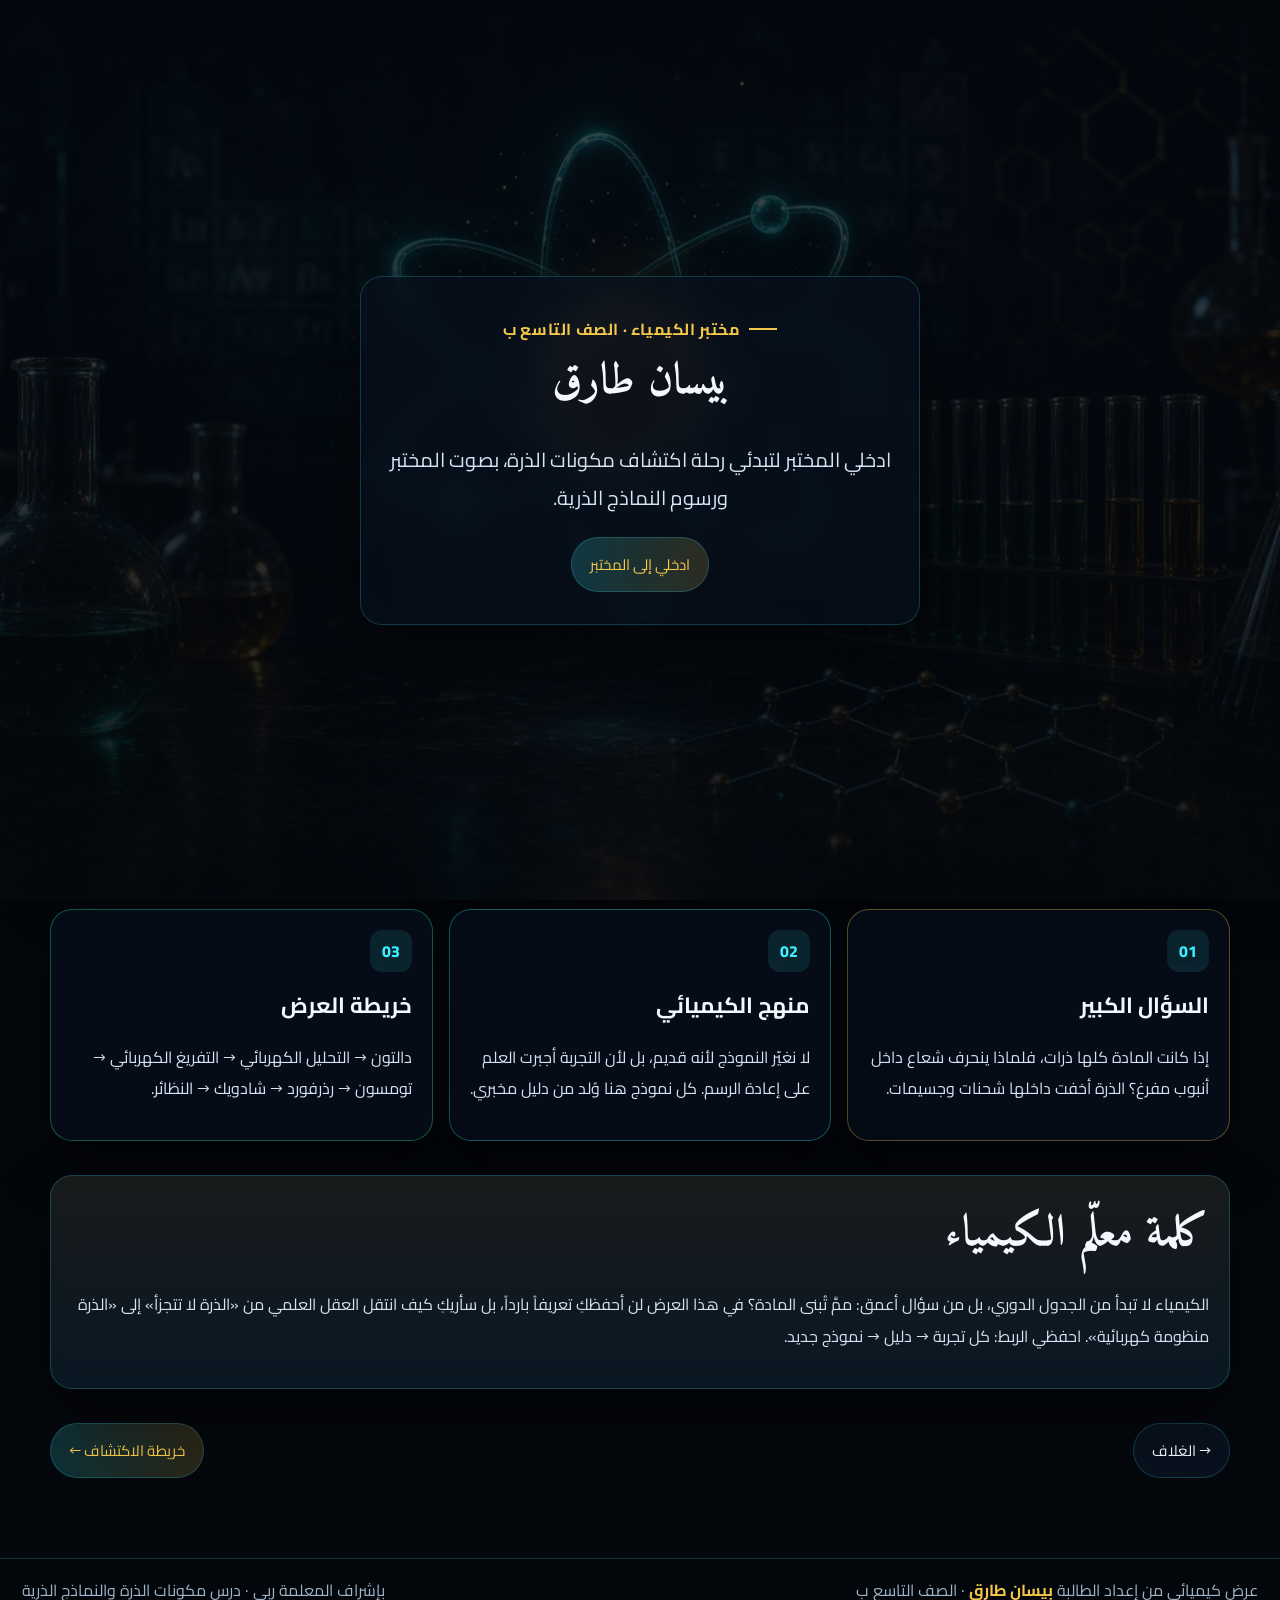
<file: index.html>
<!DOCTYPE html>
<html lang="ar" dir="rtl">
<head>
  <meta charset="UTF-8" />
  <meta name="viewport" content="width=device-width, initial-scale=1.0" />
  <title>مكونات الذرة | بيسان طارق</title>
  <link rel="icon" href="favicon.svg" />
  <link rel="preconnect" href="https://fonts.googleapis.com" />
  <link rel="preconnect" href="https://fonts.gstatic.com" crossorigin />
  <link href="https://fonts.googleapis.com/css2?family=Amiri:wght@700&family=Cairo:wght@400;600;700;800;900&family=IBM+Plex+Sans+Arabic:wght@400;600;700&display=swap" rel="stylesheet" />
  <link rel="stylesheet" href="css/style.css" />
</head>
<body data-page="index">
  <main class="stage">
    <section class="hero">
      <img src="img/hero-atom-lab.png" alt="ذرة متوهجة فوق طاولة مختبر كيمياء" />
      <div class="hero-copy">
        <div class="kicker">مادة الكيمياء · درس مكونات الذرة</div>
        <h1>مكونات الذرة</h1>
        <p class="lead">رحلة علمية من الكرة الصلبة الفارغة عند دالتون، إلى الإلكترون عند تومسون، ثم إلى النواة عند رذرفورد ويليه شادويك حتى نفهم لماذا توجد للعنصر الواحد نظائر مختلفة.</p>
        <div class="byline">
          <span class="chip gold">إعداد: بيسان طارق</span>
          <span class="chip cyan">الصف التاسع ب</span>
          <span class="chip green">بإشراف المعلمة ربى</span>
        </div>
      </div>
    </section>

    <section class="section grid-3">
      <article class="card gold">
        <div class="num">01</div>
        <h3>السؤال الكبير</h3>
        <p>إذا كانت المادة كلها ذرات، فلماذا ينحرف شعاع داخل أنبوب مفرغ؟ الذرة أخفت داخلها شحنات وجسيمات.</p>
      </article>
      <article class="card cyan">
        <div class="num">02</div>
        <h3>منهج الكيميائي</h3>
        <p>لا نغيّر النموذج لأنه قديم، بل لأن التجربة أجبرت العلم على إعادة الرسم. كل نموذج هنا وُلد من دليل مخبري.</p>
      </article>
      <article class="card green">
        <div class="num">03</div>
        <h3>خريطة العرض</h3>
        <p>دالتون → التحليل الكهربائي → التفريغ الكهربائي → تومسون → رذرفورد → شادويك → النظائر.</p>
      </article>
    </section>

    <section class="section teacher card">
      <h2>كلمة معلّم الكيمياء</h2>
      <p>الكيمياء لا تبدأ من الجدول الدوري، بل من سؤال أعمق: ممَّ تُبنى المادة؟ في هذا العرض لن أحفظكِ تعريفاً بارداً، بل سأريكِ كيف انتقل العقل العلمي من «الذرة لا تتجزأ» إلى «الذرة منظومة كهربائية». احفظي الربط: كل تجربة → دليل → نموذج جديد.</p>
    </section>
    <div class="pager" data-pager></div>
  </main>
  <script src="js/app.js"></script>
</body>
</html>
</file>
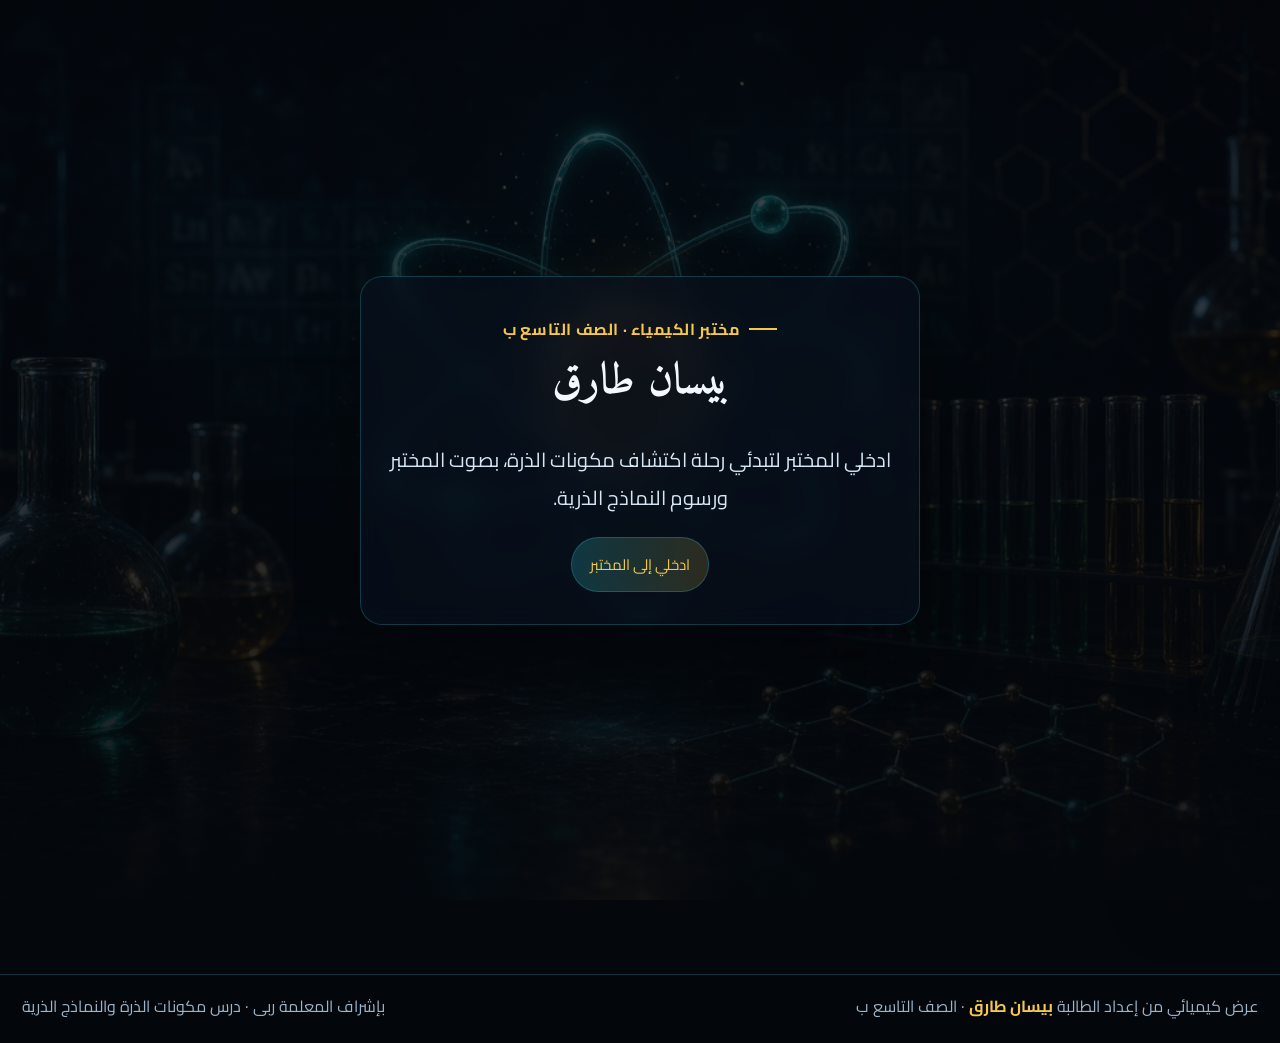
<file: atom.html>
<!DOCTYPE html>
<html lang="ar" dir="rtl">
<head>
  <meta charset="UTF-8" />
  <meta name="viewport" content="width=device-width, initial-scale=1.0" />
  <title>ما الذرة؟ | بيسان طارق</title>
  <link rel="icon" href="favicon.svg" />
  <link rel="preconnect" href="https://fonts.googleapis.com" />
  <link rel="preconnect" href="https://fonts.gstatic.com" crossorigin />
  <link href="https://fonts.googleapis.com/css2?family=Amiri:wght@700&family=Cairo:wght@400;600;700;800;900&display=swap" rel="stylesheet" />
  <link rel="stylesheet" href="css/style.css" />
</head>
<body data-page="atom">
  <main class="stage">
    <div class="kicker">تمهيد كيميائي قبل النماذج</div>
    <h1>ما الذرة في لغة الكيمياء؟</h1>
    <p class="lead">الذرة أصغر وحدة كيميائية تحتفظ بهوية العنصر. ذهبُ الخاتم وذهب المعدن الخام هما ذهب لأن عدد البروتونات واحد. إذا تغيّر هذا العدد، لم نعد أمام العنصر نفسه.</p>

    <section class="section grid-2">
      <img class="shot" src="img/nucleus-particles.png" alt="نواة ذهبية وإلكترونات في مدارات" />
      <article class="card">
        <h3>تعريف الذرة</h3>
        <p>الذرة: أصغر مكونات العنصر التي تحمل صفاته، حيث إن عدد الإلكترونات السالبة يساوي عدد البروتونات الموجبة في الذرة المتعادلة. وتتركز معظم الكتلة في النواة، أما حجمها فمعظمه فراغ تدور فيه الإلكترونات.</p>
        <p class="formula">العدد الذري = عدد الإلكترونات = عدد البروتونات في الذرة المتعادلة فقط</p>
        <p class="note">العنصر يُعرَّف بعدده الذري لا باسمه الشائع فقط. الصوديوم صوديوم لأن عدده الذري = 11.</p>
      </article>
    </section>

    <div class="pager" data-pager></div>
  </main>
  <script src="js/app.js"></script>
</body>
</html>
</file>
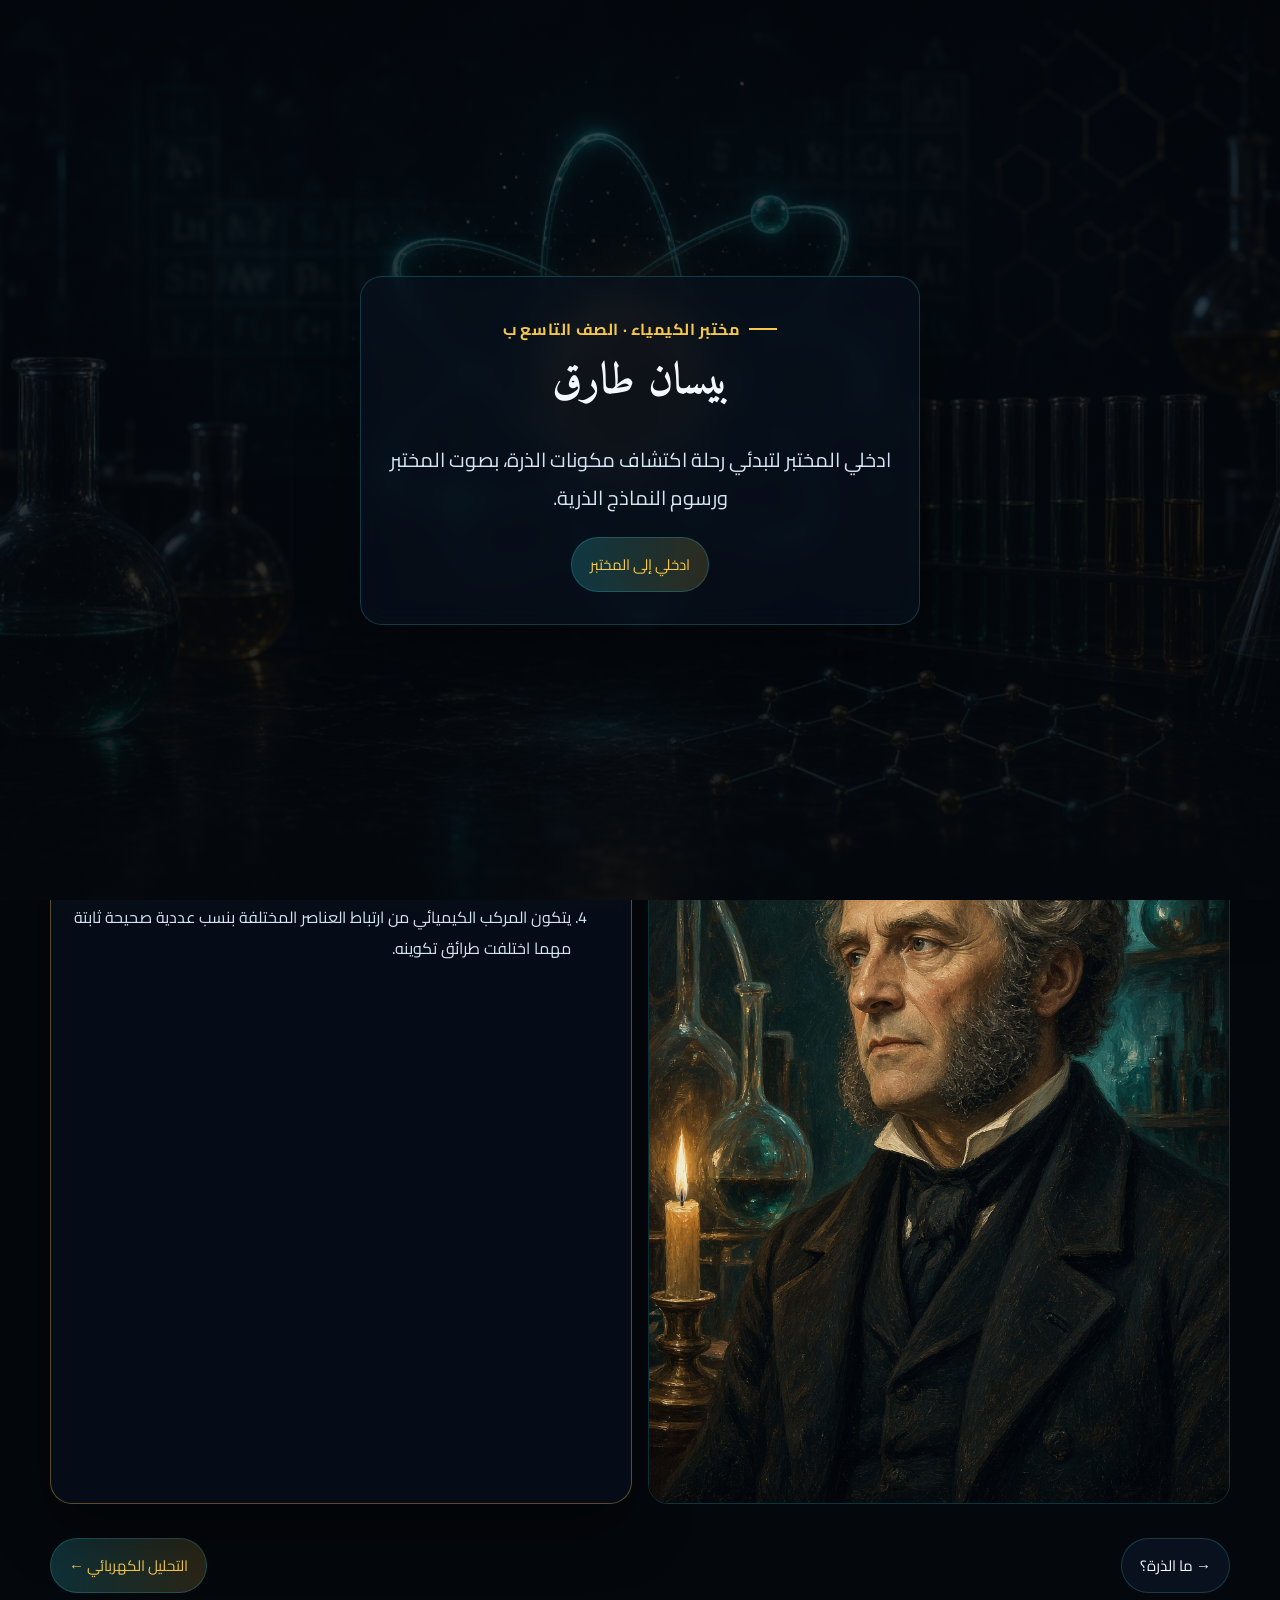
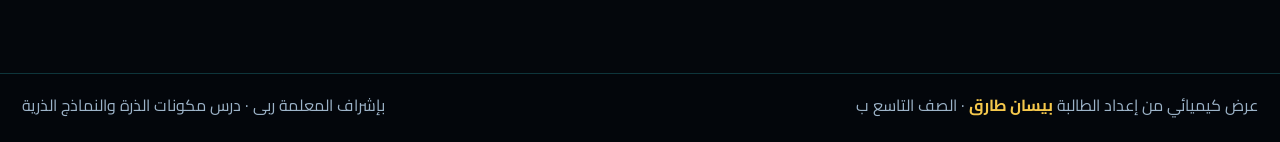
<file: dalton.html>
<!DOCTYPE html>
<html lang="ar" dir="rtl">
<head>
  <meta charset="UTF-8" />
  <meta name="viewport" content="width=device-width, initial-scale=1.0" />
  <title>نظرية دالتون | بيسان طارق</title>
  <link rel="icon" href="favicon.svg" />
  <link rel="preconnect" href="https://fonts.googleapis.com" />
  <link rel="preconnect" href="https://fonts.gstatic.com" crossorigin />
  <link href="https://fonts.googleapis.com/css2?family=Amiri:wght@700&family=Cairo:wght@400;600;700;800;900&display=swap" rel="stylesheet" />
  <link rel="stylesheet" href="css/style.css" />
</head>
<body data-page="dalton">
  <main class="stage">
    <section class="hero" style="min-height:58vh">
      <img src="img/dalton-lab.png" alt="مختبر قديم وكرة ذرية صلبة فارغة" />
      <div class="hero-copy">
        <div class="kicker">المحطة الأولى · 1803–1808</div>
        <h1>نظرية دالتون الذرية</h1>
        <p class="lead">جون دالتون حوّل فكرة فلسفية قديمة إلى نظرية كيميائية قابلة للقياس: المادة تُحصى بعدد ذراتها، والمركبات تُبنى بنسب ثابتة.</p>
      </div>
    </section>

    <section class="section grid-2">
      <div class="portrait"><img src="img/scientist-dalton.png" alt="عالم من عصر دالتون" /></div>
      <article class="card gold">
        <h3>فروض النظرية كما يحفظها الصف التاسع</h3>
        <ol>
          <li>تتكون المادة من دقائق صغيرة جداً غير قابلة للانقسام تُسمى ذرات.</li>
          <li>ذرات العنصر الواحد تتشابه في الشكل والحجم والكتلة.</li>
          <li>تمتلك ذرات العناصر المختلفة كتلاً مختلفة.</li>
          <li>يتكون المركب الكيميائي من ارتباط العناصر المختلفة بنسب عددية صحيحة ثابتة مهما اختلفت طرائق تكوينه.</li>
        </ol>
      </article>
    </section>

    <div class="pager" data-pager></div>
  </main>
  <script src="js/app.js"></script>
</body>
</html>
</file>
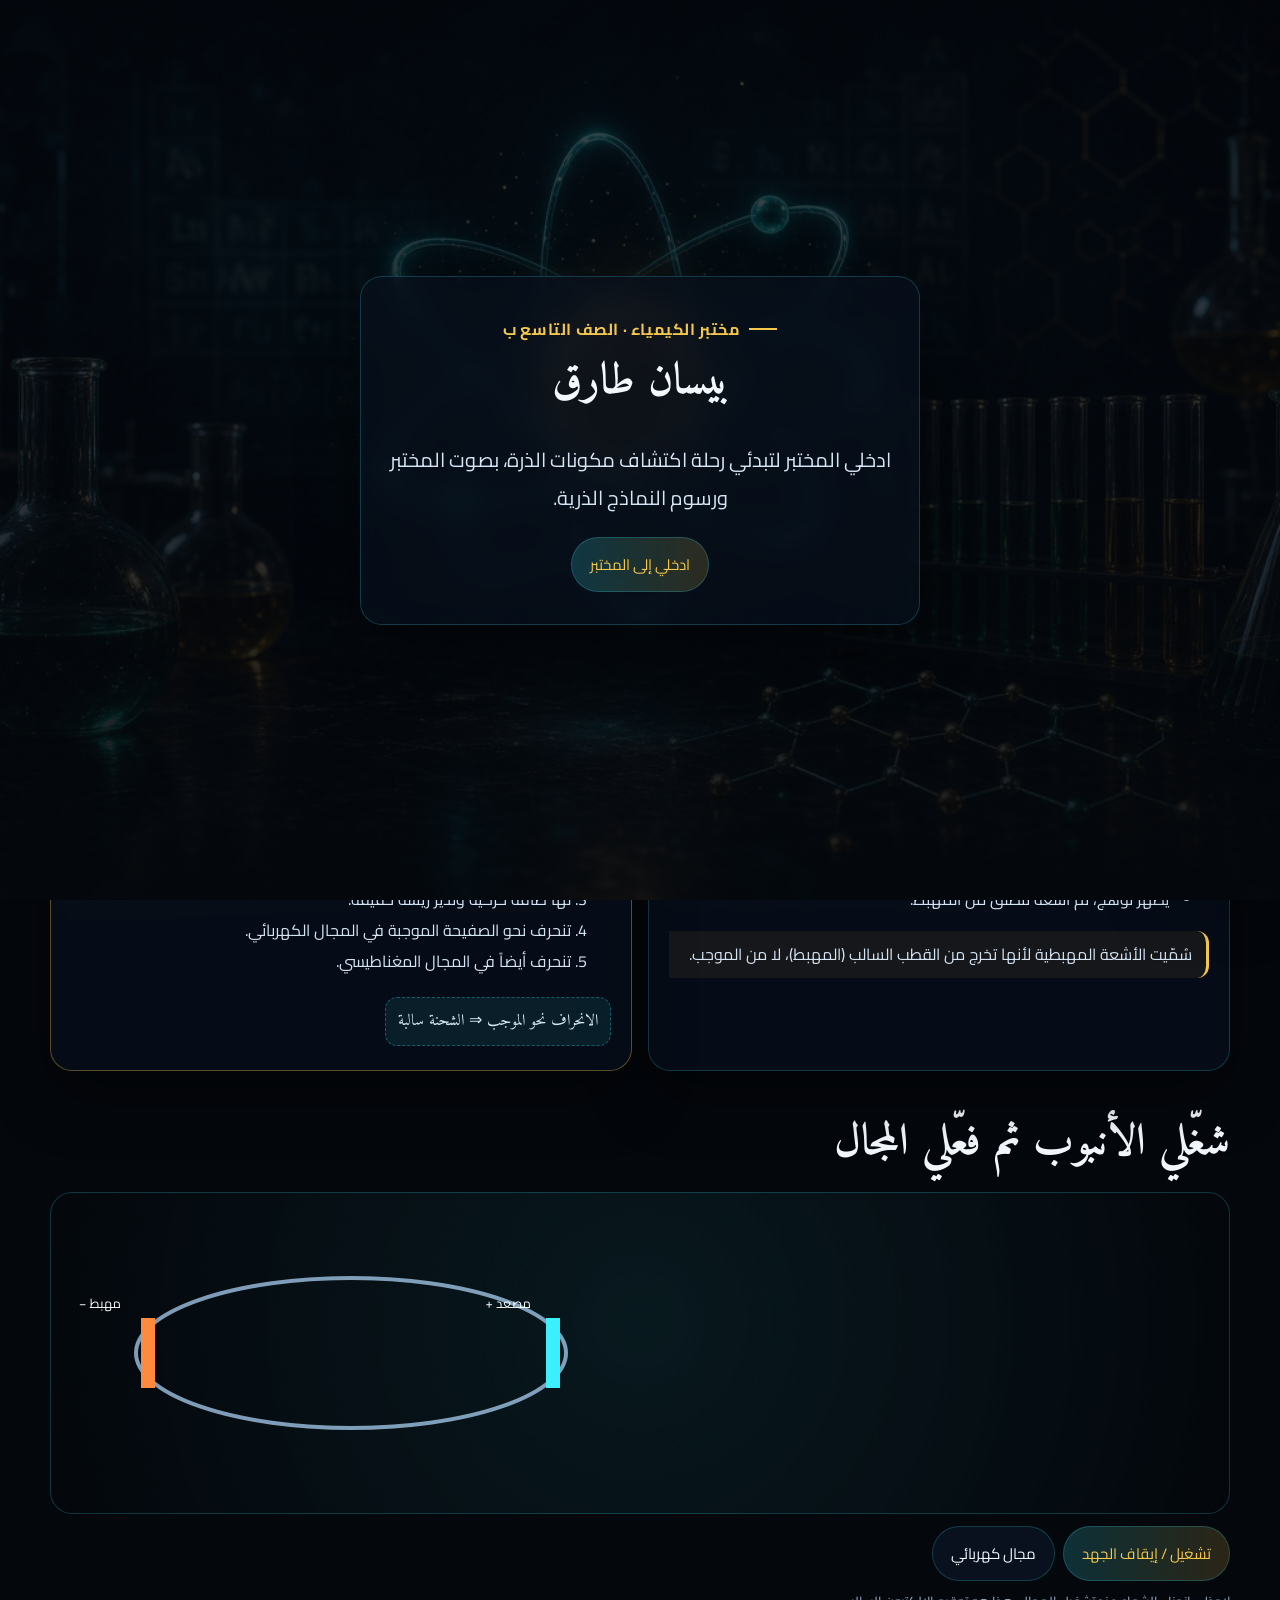
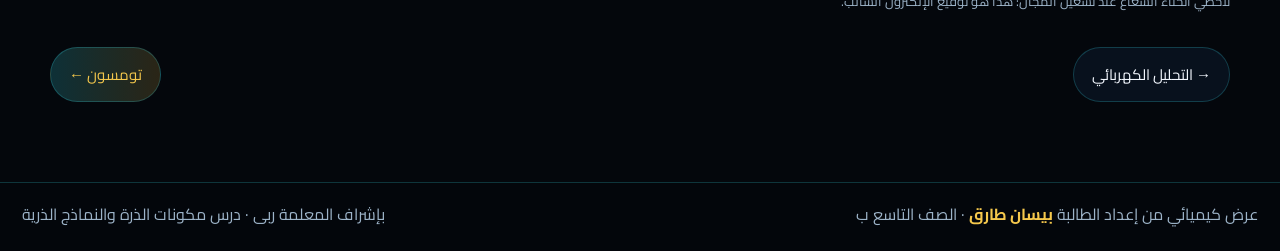
<file: discharge.html>
<!DOCTYPE html>
<html lang="ar" dir="rtl">
<head>
  <meta charset="UTF-8" />
  <meta name="viewport" content="width=device-width, initial-scale=1.0" />
  <title>التفريغ الكهربائي | بيسان طارق</title>
  <link rel="icon" href="favicon.svg" />
  <link rel="preconnect" href="https://fonts.googleapis.com" />
  <link rel="preconnect" href="https://fonts.gstatic.com" crossorigin />
  <link href="https://fonts.googleapis.com/css2?family=Amiri:wght@700&family=Cairo:wght@400;600;700;800;900&display=swap" rel="stylesheet" />
  <link rel="stylesheet" href="css/style.css" />
</head>
<body data-page="discharge">
  <main class="stage">
    <section class="hero" style="min-height:56vh">
      <img src="img/cathode-ray.png" alt="أنبوب تفريغ كهربائي وأشعة مهبطية متوهجة" />
      <div class="hero-copy">
        <div class="kicker">أنبوبة التفريغ · الأشعة المهبطية</div>
        <h1>تجارب التفريغ الكهربائي</h1>
        <p class="lead">هنا وُلد الإلكترون. غاز مخلخل، جهد عالٍ، وشعاع ينطلق من القطب السالب. تومسون قاس النسبة e/m وأعلن: هذا الجسيم أخف من الهيدروجين وأعمّ من أي عنصر.</p>
      </div>
    </section>

    <section class="section grid-2">
      <article class="card">
        <h3>تركيب أنبوبة التفريغ</h3>
        <ul>
          <li>أنبوب زجاجي يُفرَّغ جزئياً من الهواء (ضغط منخفض).</li>
          <li>قطبان: مهبط سالب، ومصعد موجب.</li>
          <li>جهد كهربائي مرتفع بين القطبين.</li>
          <li>يظهر توهج، ثم أشعة تنطلق من المهبط.</li>
        </ul>
        <p class="note">سُمّيت الأشعة المهبطية لأنها تخرج من القطب السالب (المهبط)، لا من الموجب.</p>
      </article>
      <article class="card gold">
        <h3>خصائص الأشعة المهبطية</h3>
        <ol>
          <li>تسير في خطوط مستقيمة.</li>
          <li>لا تتغير خصائص الأشعة المهبطية بتغيير مادة المهبط أو بتغيير نوع الغاز داخل الأنبوب.</li>
          <li>لها طاقة حركية وتدير ريشة خفيفة.</li>
          <li>تنحرف نحو الصفيحة الموجبة في المجال الكهربائي.</li>
          <li>تنحرف أيضاً في المجال المغناطيسي.</li>
        </ol>
        <p class="formula">الانحراف نحو الموجب ⇒ الشحنة سالبة</p>
      </article>
    </section>

    <section class="section">
      <h2>شغّلي الأنبوب ثم فعّلي المجال</h2>
      <div class="demo"><canvas id="demo-ray"></canvas></div>
      <div class="controls">
        <button class="btn primary" data-ray-on type="button">تشغيل / إيقاف الجهد</button>
        <button class="btn" data-field type="button">مجال كهربائي</button>
      </div>
      <p class="caption">لاحظي انحناء الشعاع عند تشغيل المجال: هذا هو توقيع الإلكترون السالب.</p>
    </section>

    <div class="pager" data-pager></div>
  </main>
  <script src="js/app.js"></script>
</body>
</html>
</file>
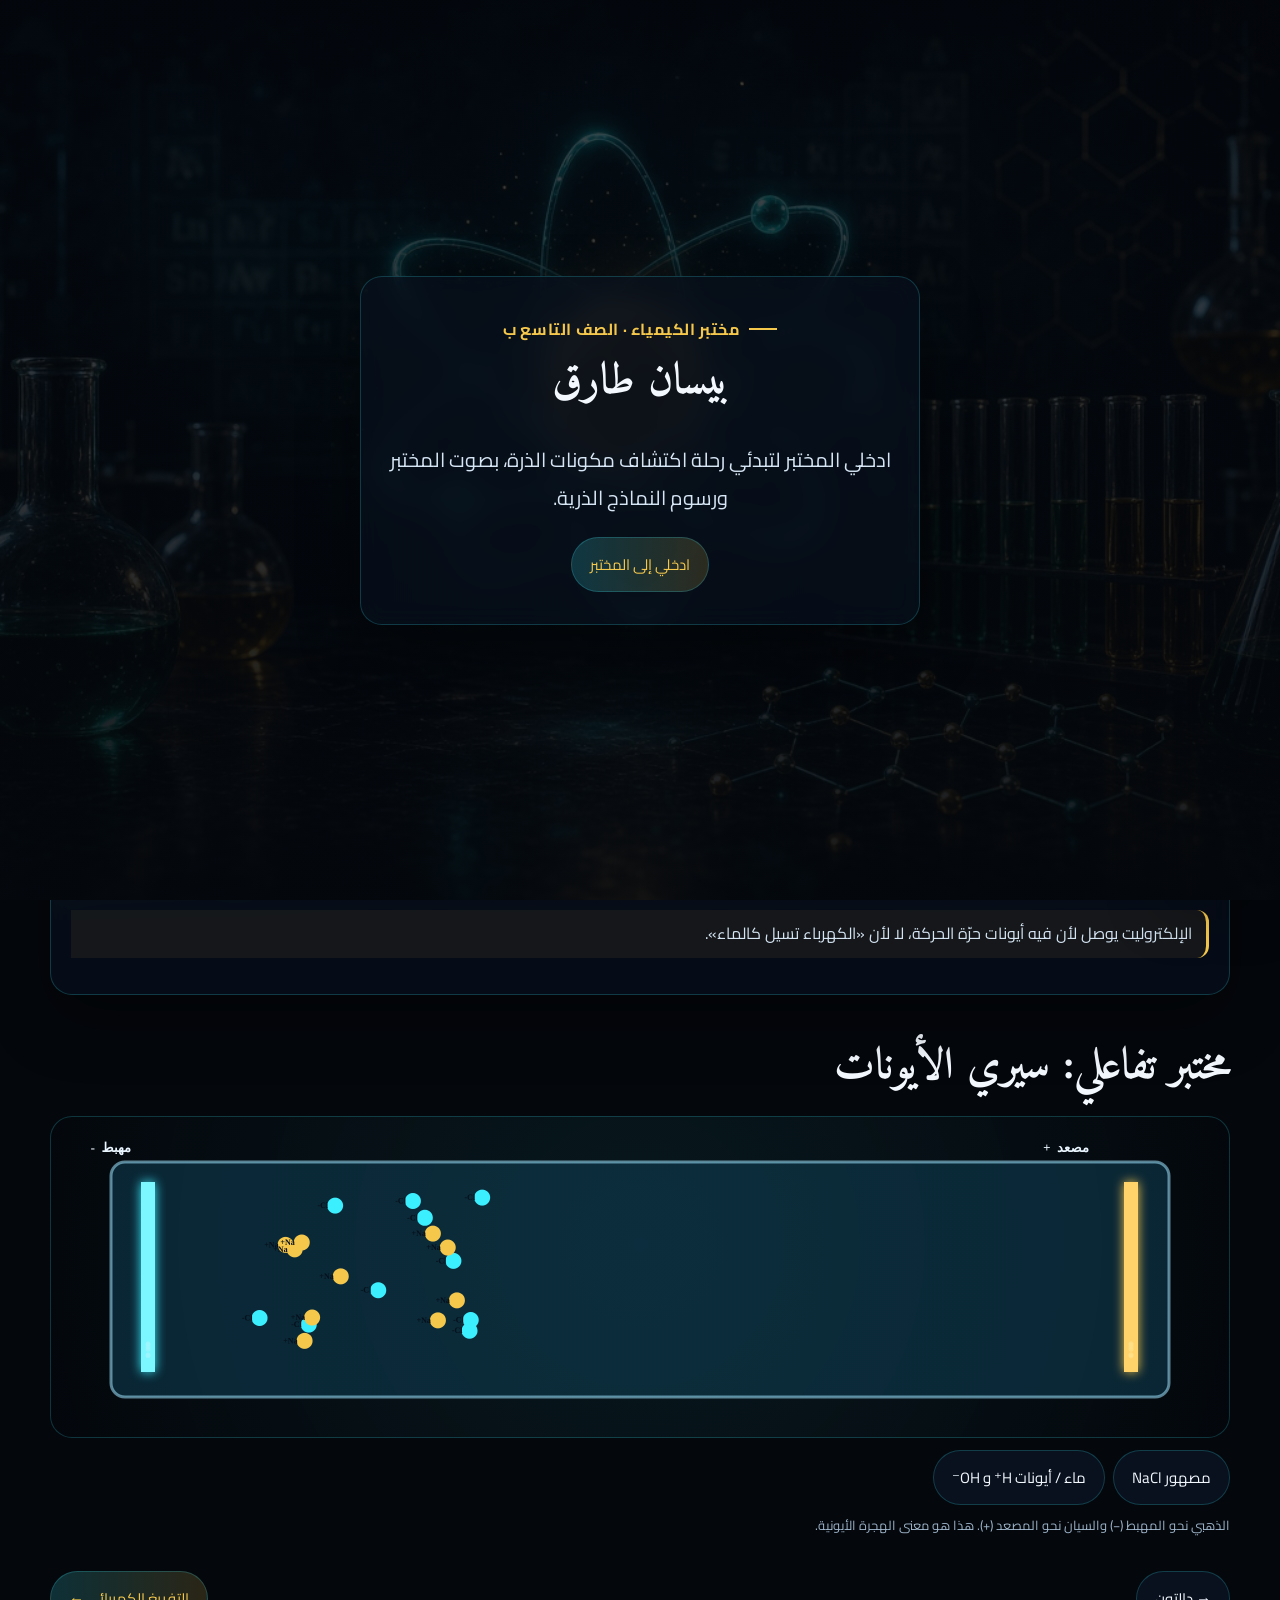
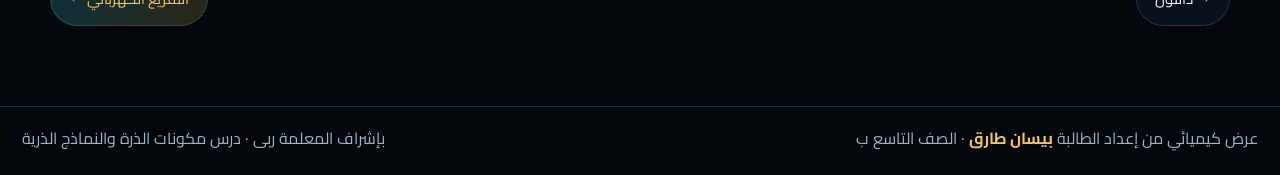
<file: electrolysis.html>
<!DOCTYPE html>
<html lang="ar" dir="rtl">
<head>
  <meta charset="UTF-8" />
  <meta name="viewport" content="width=device-width, initial-scale=1.0" />
  <title>التحليل الكهربائي | بيسان طارق</title>
  <link rel="icon" href="favicon.svg" />
  <link rel="preconnect" href="https://fonts.googleapis.com" />
  <link rel="preconnect" href="https://fonts.gstatic.com" crossorigin />
  <link href="https://fonts.googleapis.com/css2?family=Amiri:wght@700&family=Cairo:wght@400;600;700;800;900&display=swap" rel="stylesheet" />
  <link rel="stylesheet" href="css/style.css" />
</head>
<body data-page="electrolysis">
  <main class="stage">
    <section class="hero" style="min-height:56vh">
      <img src="img/electrolysis.png" alt="خلية تحليل كهربائي تتكون فيها فقاعات" />
      <div class="hero-copy">
        <div class="kicker">الدليل الأول على الطبيعة الكهربائية للمادة</div>
        <h1>تجارب التحليل الكهربائي</h1>
        <p class="lead">فاراداي أرى العلم أن المركب يمكن تفكيكه بالتيار. إذا سارت شحنات داخل المصهور أو المحلول، فالذرة ليست كرة صامتة كما رسمها دالتون.</p>
      </div>
    </section>

    <section class="section">
      <article class="card">
        <h3>فكرة التجربة كيميائياً</h3>
        <p>نمرّر تياراً كهربائياً في مصهور أيوني أو محلول مركب أيوني.</p>
        <p class="formula">مهبط: اختزال &nbsp;|&nbsp; مصعد: أكسدة</p>
        <p class="note">الإلكتروليت يوصل لأن فيه أيونات حرّة الحركة، لا لأن «الكهرباء تسيل كالماء».</p>
      </article>
    </section>

    <section class="section">
      <h2>مختبر تفاعلي: سيري الأيونات</h2>
      <div class="demo"><canvas id="demo-el"></canvas></div>
      <div class="controls">
        <button class="btn" data-el="nacl" type="button">مصهور NaCl</button>
        <button class="btn" data-el="water" type="button">ماء / أيونات H⁺ و OH⁻</button>
      </div>
      <p class="caption">الذهبي نحو المهبط (−) والسيان نحو المصعد (+). هذا هو معنى الهجرة الأيونية.</p>
    </section>

    <div class="pager" data-pager></div>
  </main>
  <script src="js/app.js"></script>
</body>
</html>
</file>
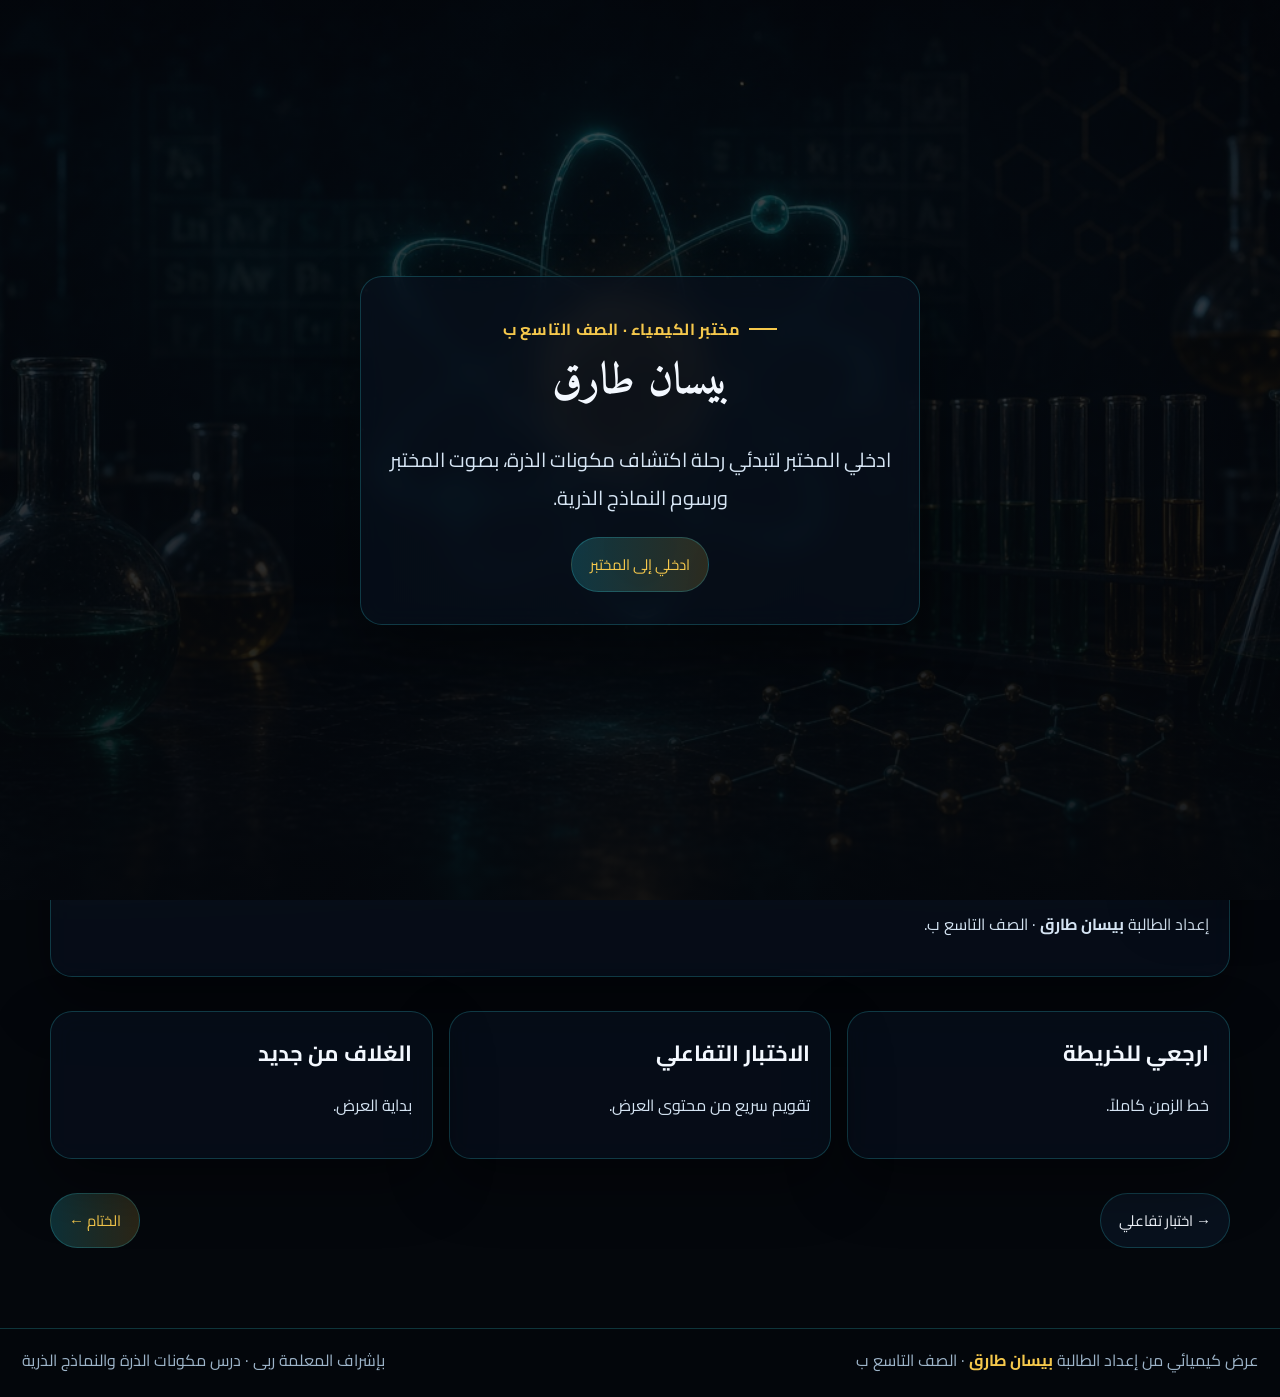
<file: finale.html>
<!DOCTYPE html>
<html lang="ar" dir="rtl">
<head>
  <meta charset="UTF-8" />
  <meta name="viewport" content="width=device-width, initial-scale=1.0" />
  <title>الختام | بيسان طارق</title>
  <link rel="icon" href="favicon.svg" />
  <link rel="preconnect" href="https://fonts.googleapis.com" />
  <link rel="preconnect" href="https://fonts.gstatic.com" crossorigin />
  <link href="https://fonts.googleapis.com/css2?family=Amiri:wght@700&family=Cairo:wght@400;600;700;800;900&display=swap" rel="stylesheet" />
  <link rel="stylesheet" href="css/style.css" />
</head>
<body data-page="finale">
  <main class="stage">
    <section class="hero" style="min-height:64vh">
      <img src="img/hero-atom-lab.png" alt="مختبر كيمياء وذرة متوهجة" />
      <div class="hero-copy">
        <div class="kicker">خاتمة المختبر</div>
        <h1>الذرة لم تُغلق، بل اتضحت</h1>
        <p class="lead">من كرة دالتون إلى نواة رذرفورد، تعلّمنا أن الكيمياء علم أدلة. الشحنة كشفت المكونات، والنواة حفظت الكتلة، والنظائر شرحت اختلاف الكتل داخل العنصر الواحد.</p>
        <div class="byline">
          <span class="chip gold">بيسان طارق</span>
          <span class="chip cyan">الصف التاسع ب</span>
          <span class="chip green">بإشراف المعلمة ربى</span>
        </div>
      </div>
    </section>

    <section class="section">
      <article class="card">
        <h3>شكر وتقدير</h3>
        <p>شكر خاص لمعلمة الكيمياء <b>ربى</b> على توجيه هذا الدرس: مكونات الذرة والنماذج المرتبطة بها.</p>
        <p>إعداد الطالبة <b>بيسان طارق</b> · الصف التاسع ب.</p>
      </article>
    </section>

    <section class="section grid-3">
      <a class="card map-card" href="map.html"><h3>ارجعي للخريطة</h3><p>خط الزمن كاملاً.</p></a>
      <a class="card map-card" href="quiz.html"><h3>الاختبار التفاعلي</h3><p>تقويم سريع من محتوى العرض.</p></a>
      <a class="card map-card" href="index.html"><h3>الغلاف من جديد</h3><p>بداية العرض.</p></a>
    </section>
    <div class="pager" data-pager></div>
  </main>
  <script src="js/app.js"></script>
</body>
</html>
</file>
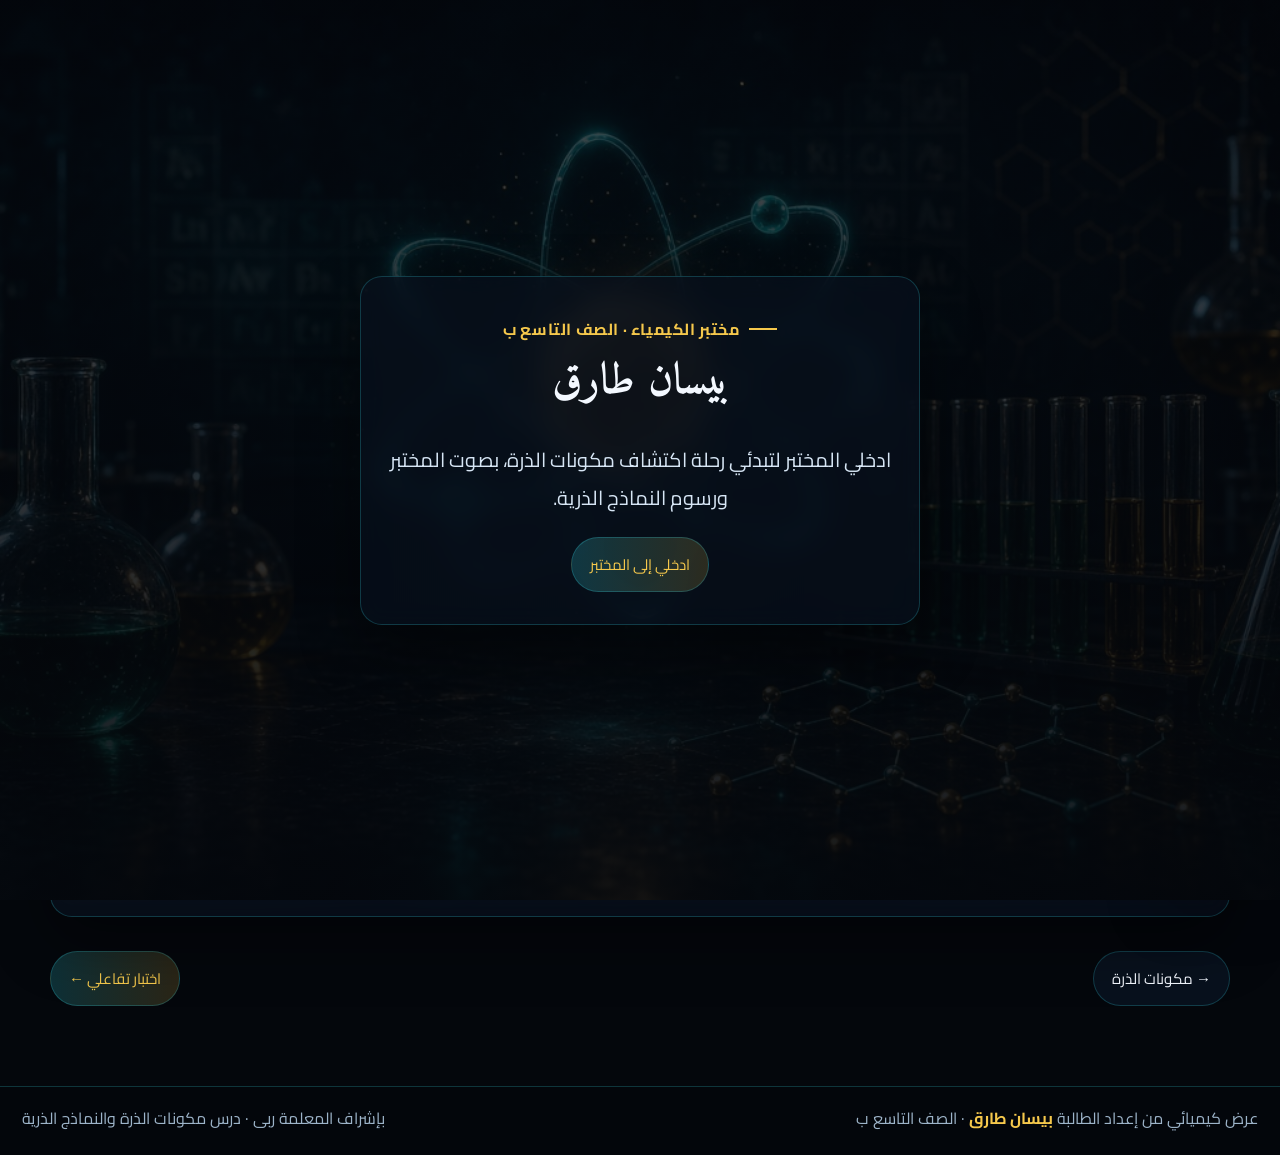
<file: isotopes.html>
<!DOCTYPE html>
<html lang="ar" dir="rtl">
<head>
  <meta charset="UTF-8" />
  <meta name="viewport" content="width=device-width, initial-scale=1.0" />
  <title>النظائر | بيسان طارق</title>
  <link rel="icon" href="favicon.svg" />
  <link rel="preconnect" href="https://fonts.googleapis.com" />
  <link rel="preconnect" href="https://fonts.gstatic.com" crossorigin />
  <link href="https://fonts.googleapis.com/css2?family=Amiri:wght@700&family=Cairo:wght@400;600;700;800;900&display=swap" rel="stylesheet" />
  <link rel="stylesheet" href="css/style.css" />
</head>
<body data-page="isotopes">
  <main class="stage">
    <section class="hero" style="min-height:52vh">
      <img src="img/isotopes-hydrogen.png" alt="نظائر الهيدروجين الثلاثة" />
      <div class="hero-copy">
        <div class="kicker">نفس العنصر · كتل مختلفة</div>
        <h1>النظائر</h1>
        <p class="lead">النظائر: ذرات من نفس العنصر تتشابه في العدد الذري وتختلف في العدد الكتلي بسبب اختلاف النيوترونات.</p>
      </div>
    </section>

    <section class="section">
      <article class="card">
        <p>النظائر: ذرات من نفس العنصر تتشابه في العدد الذري وتختلف في العدد الكتلي بسبب اختلاف النيوترونات.</p>
        <p class="formula">نفس العدد الذري &nbsp;·&nbsp; مختلف العدد الكتلي &nbsp;·&nbsp; مختلف عدد النيوترونات</p>
        <p class="note">كلمة «نظير» تعني أنها تقف في الموضع نفسه من الجدول الدوري.</p>
      </article>
    </section>

    <div class="pager" data-pager></div>
  </main>
  <script src="js/app.js"></script>
</body>
</html>
</file>
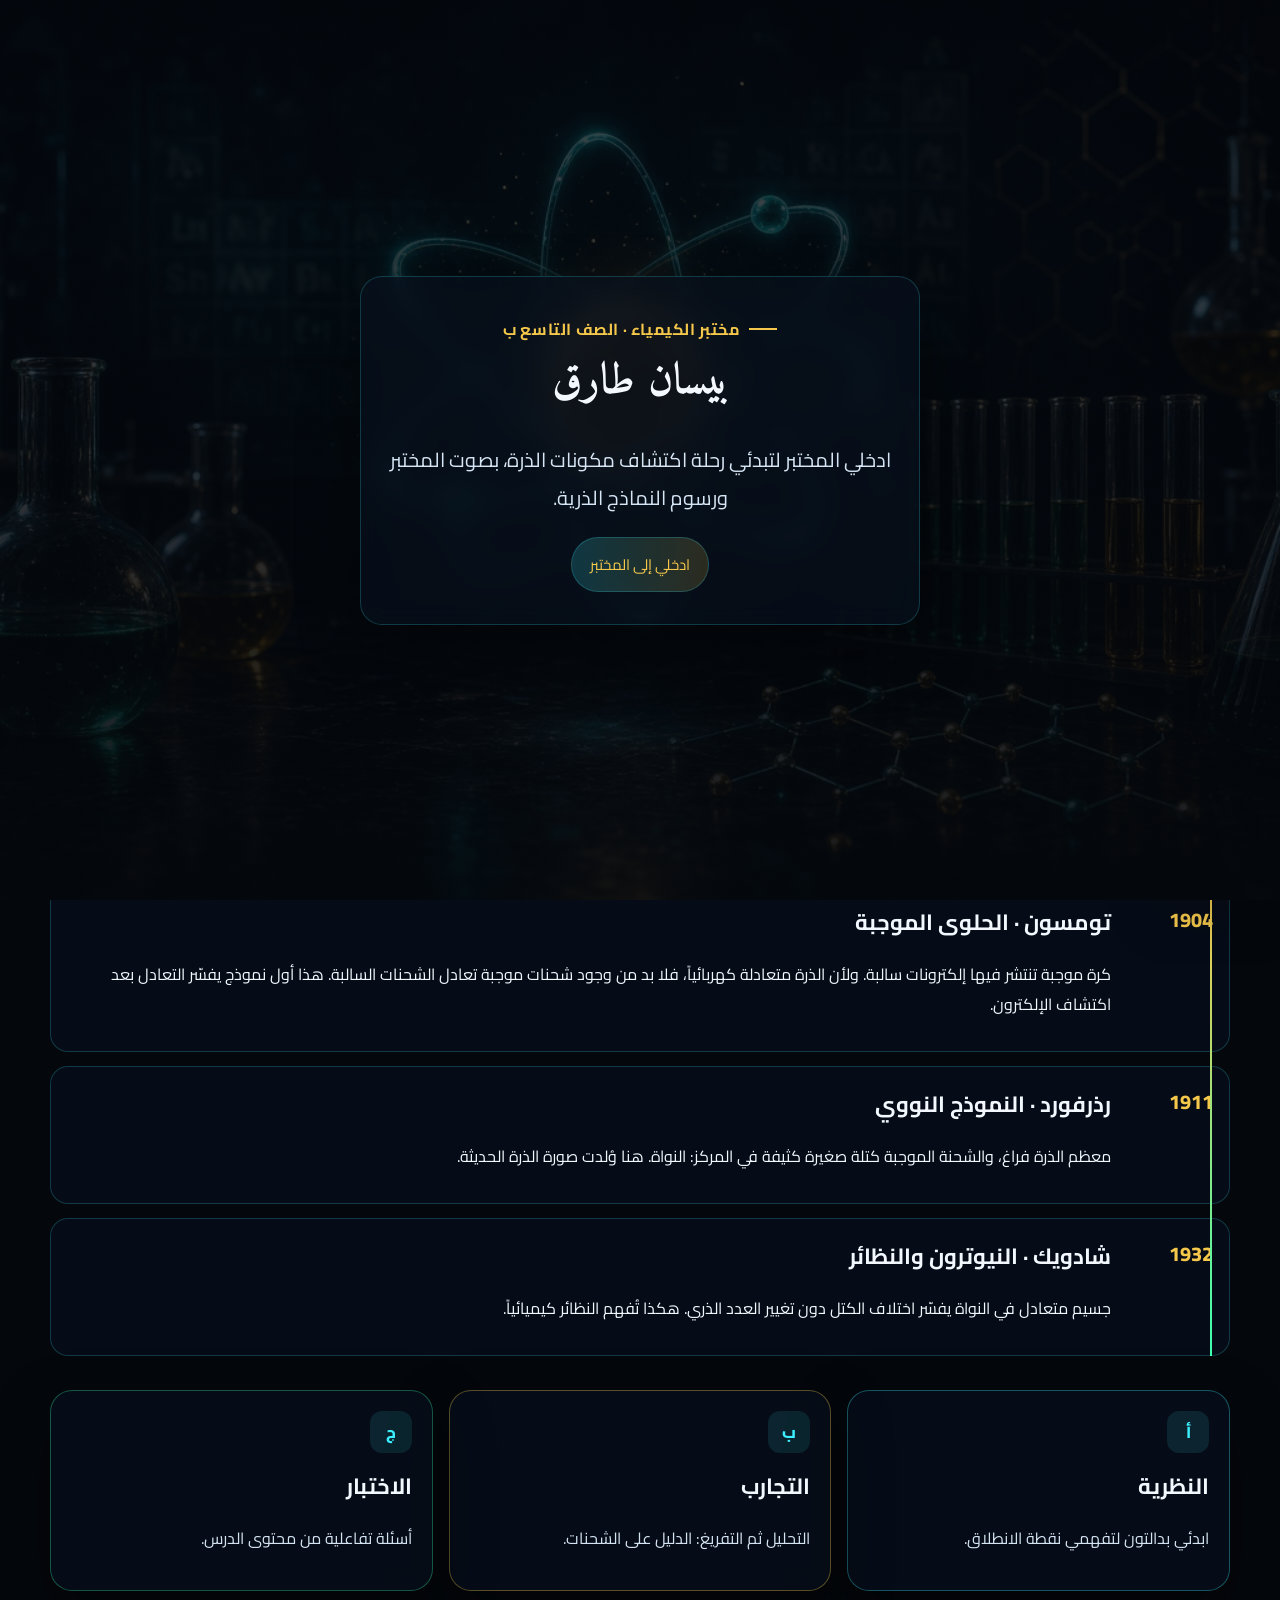
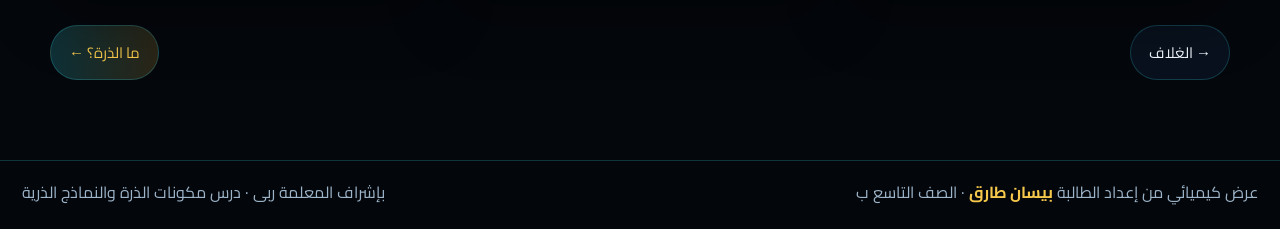
<file: map.html>
<!DOCTYPE html>
<html lang="ar" dir="rtl">
<head>
  <meta charset="UTF-8" />
  <meta name="viewport" content="width=device-width, initial-scale=1.0" />
  <title>خريطة الاكتشاف | بيسان طارق</title>
  <link rel="icon" href="favicon.svg" />
  <link rel="preconnect" href="https://fonts.googleapis.com" />
  <link rel="preconnect" href="https://fonts.gstatic.com" crossorigin />
  <link href="https://fonts.googleapis.com/css2?family=Amiri:wght@700&family=Cairo:wght@400;600;700;800;900&display=swap" rel="stylesheet" />
  <link rel="stylesheet" href="css/style.css" />
</head>
<body data-page="map">
  <main class="stage">
    <div class="kicker">إنفوجرافيك المسار العلمي</div>
    <h1>خريطة اكتشاف مكونات الذرة</h1>
    <p class="lead">كل محطة تجيب عن سؤال كانت المحطة السابقة عاجزة عنه. هذا هو منطق الكيمياء التجريبية.</p>

    <section class="section timeline">
      <article class="t-item">
        <div class="year">1808</div>
        <div>
          <h3>دالتون · الكرة الصلبة الفارغة</h3>
          <p>الذرة أصغر جزء من العنصر، متماثلة للعنصر الواحد، وتتحد بنسب عددية بسيطة. لم تعرف الجسيمات المشحونة بعد.</p>
        </div>
      </article>
      <article class="t-item">
        <div class="year">1830s</div>
        <div>
          <h3>فاراداي · التحليل الكهربائي</h3>
          <p>تفكك المركبات الأيونية بالتيار ينتج أيونات، مما يدل على أن الذرة لها طبيعة كهربائية؛ أي أنها تمتلك جسيمات مشحونة.</p>
        </div>
      </article>
      <article class="t-item">
        <div class="year">1897</div>
        <div>
          <h3>التفريغ الكهربائي · الإلكترون</h3>
          <p>الأشعة المهبطية جسيمات سالبة أخف بكثير من الذرة، موجودة في كل المواد. الذرة إذن قابلة للتجزئة.</p>
        </div>
      </article>
      <article class="t-item">
        <div class="year">1904</div>
        <div>
          <h3>تومسون · الحلوى الموجبة</h3>
          <p>كرة موجبة تنتشر فيها إلكترونات سالبة. ولأن الذرة متعادلة كهربائياً، فلا بد من وجود شحنات موجبة تعادل الشحنات السالبة. هذا أول نموذج يفسّر التعادل بعد اكتشاف الإلكترون.</p>
        </div>
      </article>
      <article class="t-item">
        <div class="year">1911</div>
        <div>
          <h3>رذرفورد · النموذج النووي</h3>
          <p>معظم الذرة فراغ، والشحنة الموجبة كتلة صغيرة كثيفة في المركز: النواة. هنا وُلدت صورة الذرة الحديثة.</p>
        </div>
      </article>
      <article class="t-item">
        <div class="year">1932</div>
        <div>
          <h3>شادويك · النيوترون والنظائر</h3>
          <p>جسيم متعادل في النواة يفسّر اختلاف الكتل دون تغيير العدد الذري. هكذا تُفهم النظائر كيميائياً.</p>
        </div>
      </article>
    </section>

    <section class="section grid-3">
      <a class="card map-card cyan" href="dalton.html"><div class="num">أ</div><h3>النظرية</h3><p>ابدئي بدالتون لتفهمي نقطة الانطلاق.</p></a>
      <a class="card map-card gold" href="electrolysis.html"><div class="num">ب</div><h3>التجارب</h3><p>التحليل ثم التفريغ: الدليل على الشحنات.</p></a>
      <a class="card map-card green" href="quiz.html"><div class="num">ج</div><h3>الاختبار</h3><p>أسئلة تفاعلية من محتوى الدرس.</p></a>
    </section>
    <div class="pager" data-pager></div>
  </main>
  <script src="js/app.js"></script>
</body>
</html>
</file>
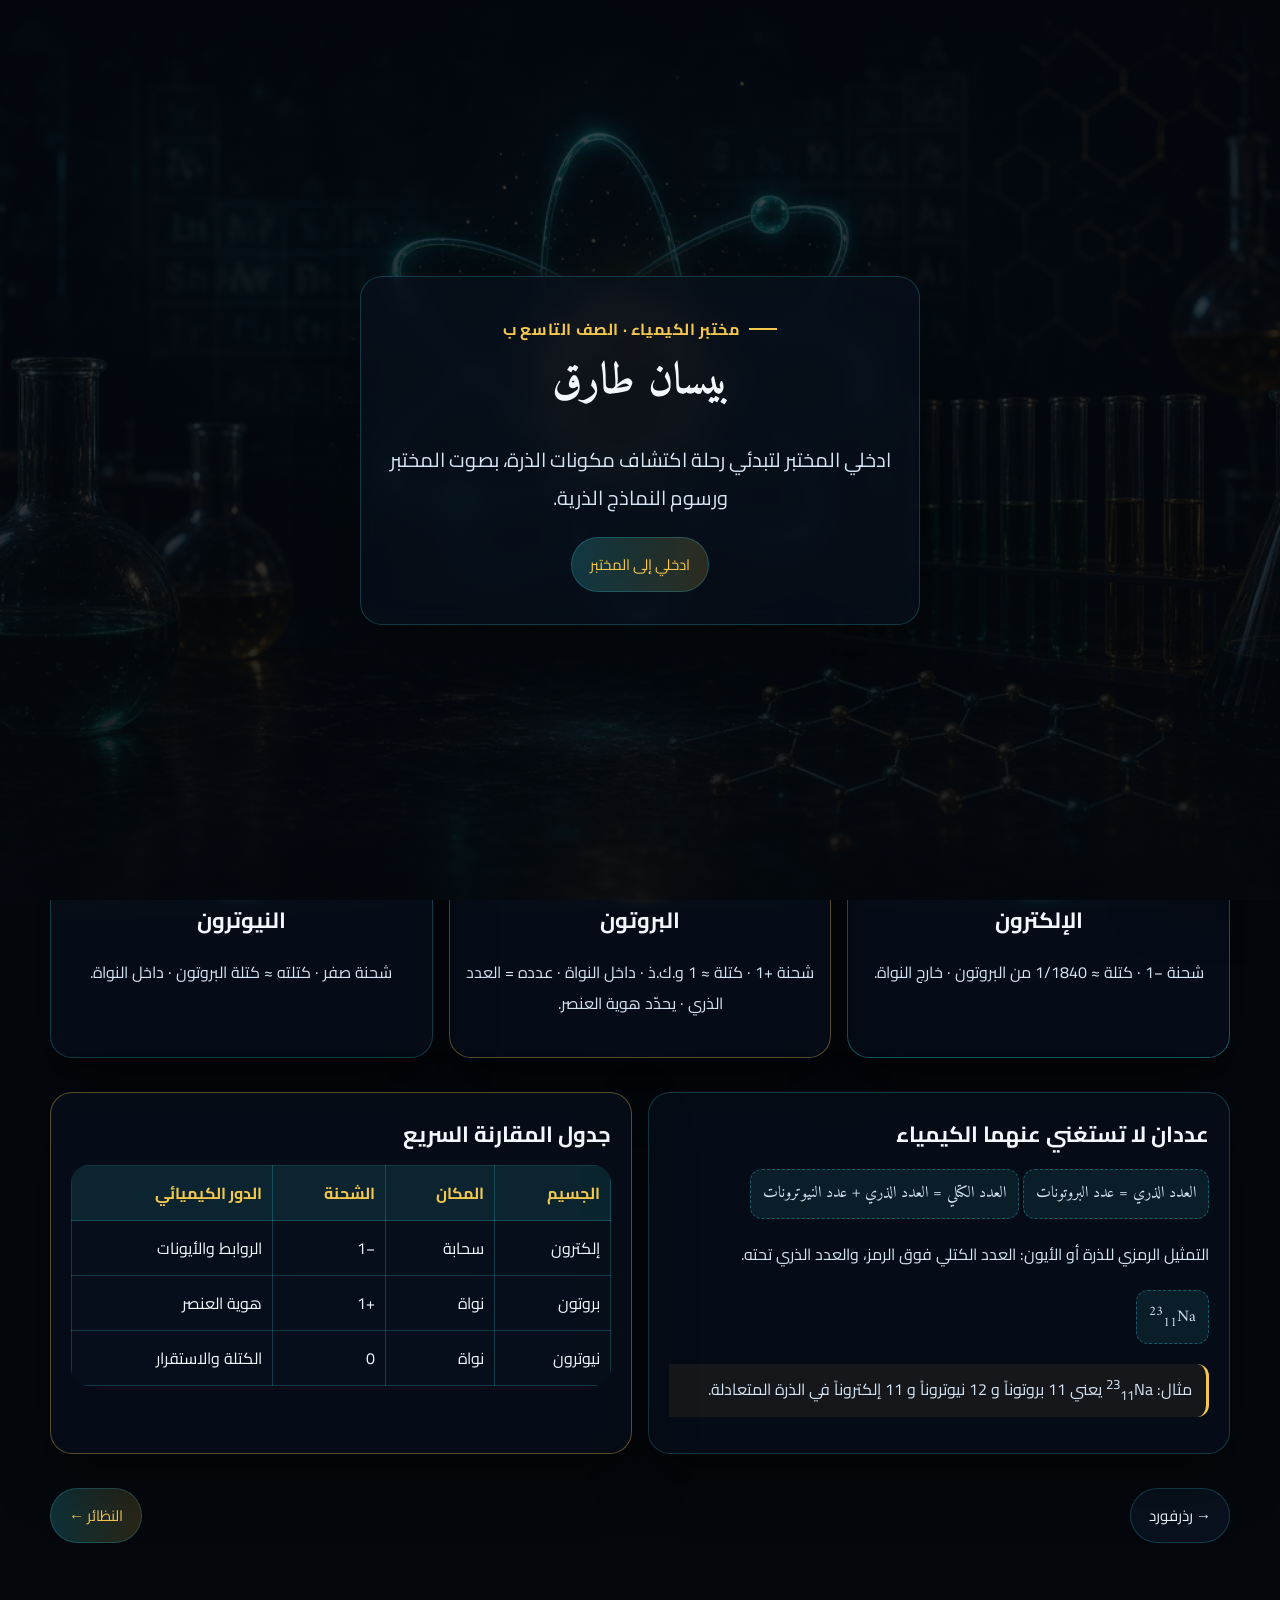
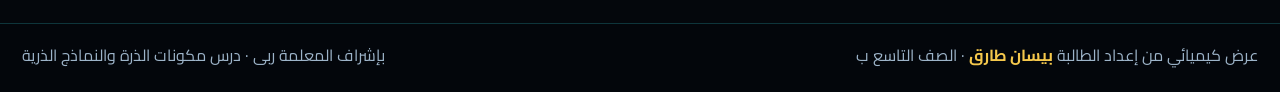
<file: particles.html>
<!DOCTYPE html>
<html lang="ar" dir="rtl">
<head>
  <meta charset="UTF-8" />
  <meta name="viewport" content="width=device-width, initial-scale=1.0" />
  <title>مكونات الذرة | بيسان طارق</title>
  <link rel="icon" href="favicon.svg" />
  <link rel="preconnect" href="https://fonts.googleapis.com" />
  <link rel="preconnect" href="https://fonts.gstatic.com" crossorigin />
  <link href="https://fonts.googleapis.com/css2?family=Amiri:wght@700&family=Cairo:wght@400;600;700;800;900&display=swap" rel="stylesheet" />
  <link rel="stylesheet" href="css/style.css" />
</head>
<body data-page="particles">
  <main class="stage">
    <div class="kicker">الثلاثة التي تبني كل جدول دوري</div>
    <h1>الإلكترون · البروتون · النيوترون</h1>
    <p class="lead">كل عنصر على الأرض رواية من ثلاثة حروف فقط. الشحنة تكتب الاسم الكيميائي، والنيوترونات تكتب فصل الكتلة.</p>

    <section class="section grid-2">
      <img class="shot" src="img/nucleus-particles.png" alt="نواة ومكونات الذرة" />
      <div class="demo"><canvas id="demo-atom"></canvas></div>
    </section>

    <section class="section grid-3">
      <article class="card particle-card cyan">
        <div class="ball e">e⁻</div>
        <h3>الإلكترون</h3>
        <p>شحنة −1 · كتلة ≈ 1/1840 من البروتون · خارج النواة.</p>
      </article>
      <article class="card particle-card gold">
        <div class="ball p">p⁺</div>
        <h3>البروتون</h3>
        <p>شحنة +1 · كتلة ≈ 1 و.ك.ذ · داخل النواة · عدده = العدد الذري · يحدّد هوية العنصر.</p>
      </article>
      <article class="card particle-card">
        <div class="ball n">n⁰</div>
        <h3>النيوترون</h3>
        <p>شحنة صفر · كتلته ≈ كتلة البروتون · داخل النواة.</p>
      </article>
    </section>

    <section class="section grid-2">
      <article class="card">
        <h3>عددان لا تستغني عنهما الكيمياء</h3>
        <p class="formula">العدد الذري = عدد البروتونات</p>
        <p class="formula">العدد الكتلي = العدد الذري + عدد النيوترونات</p>
        <p>التمثيل الرمزي للذرة أو الأيون: العدد الكتلي فوق الرمز، والعدد الذري تحته.</p>
        <p class="formula"><sup>23</sup><sub>11</sub>Na</p>
        <p class="note">مثال: <sup>23</sup><sub>11</sub>Na يعني 11 بروتوناً و 12 نيوتروناً و 11 إلكتروناً في الذرة المتعادلة.</p>
      </article>
      <article class="card gold">
        <h3>جدول المقارنة السريع</h3>
        <table class="compare">
          <tr><th>الجسيم</th><th>المكان</th><th>الشحنة</th><th>الدور الكيميائي</th></tr>
          <tr><td>إلكترون</td><td>سحابة</td><td>−1</td><td>الروابط والأيونات</td></tr>
          <tr><td>بروتون</td><td>نواة</td><td>+1</td><td>هوية العنصر</td></tr>
          <tr><td>نيوترون</td><td>نواة</td><td>0</td><td>الكتلة والاستقرار</td></tr>
        </table>
      </article>
    </section>

    <div class="pager" data-pager></div>
  </main>
  <script src="js/app.js"></script>
</body>
</html>
</file>
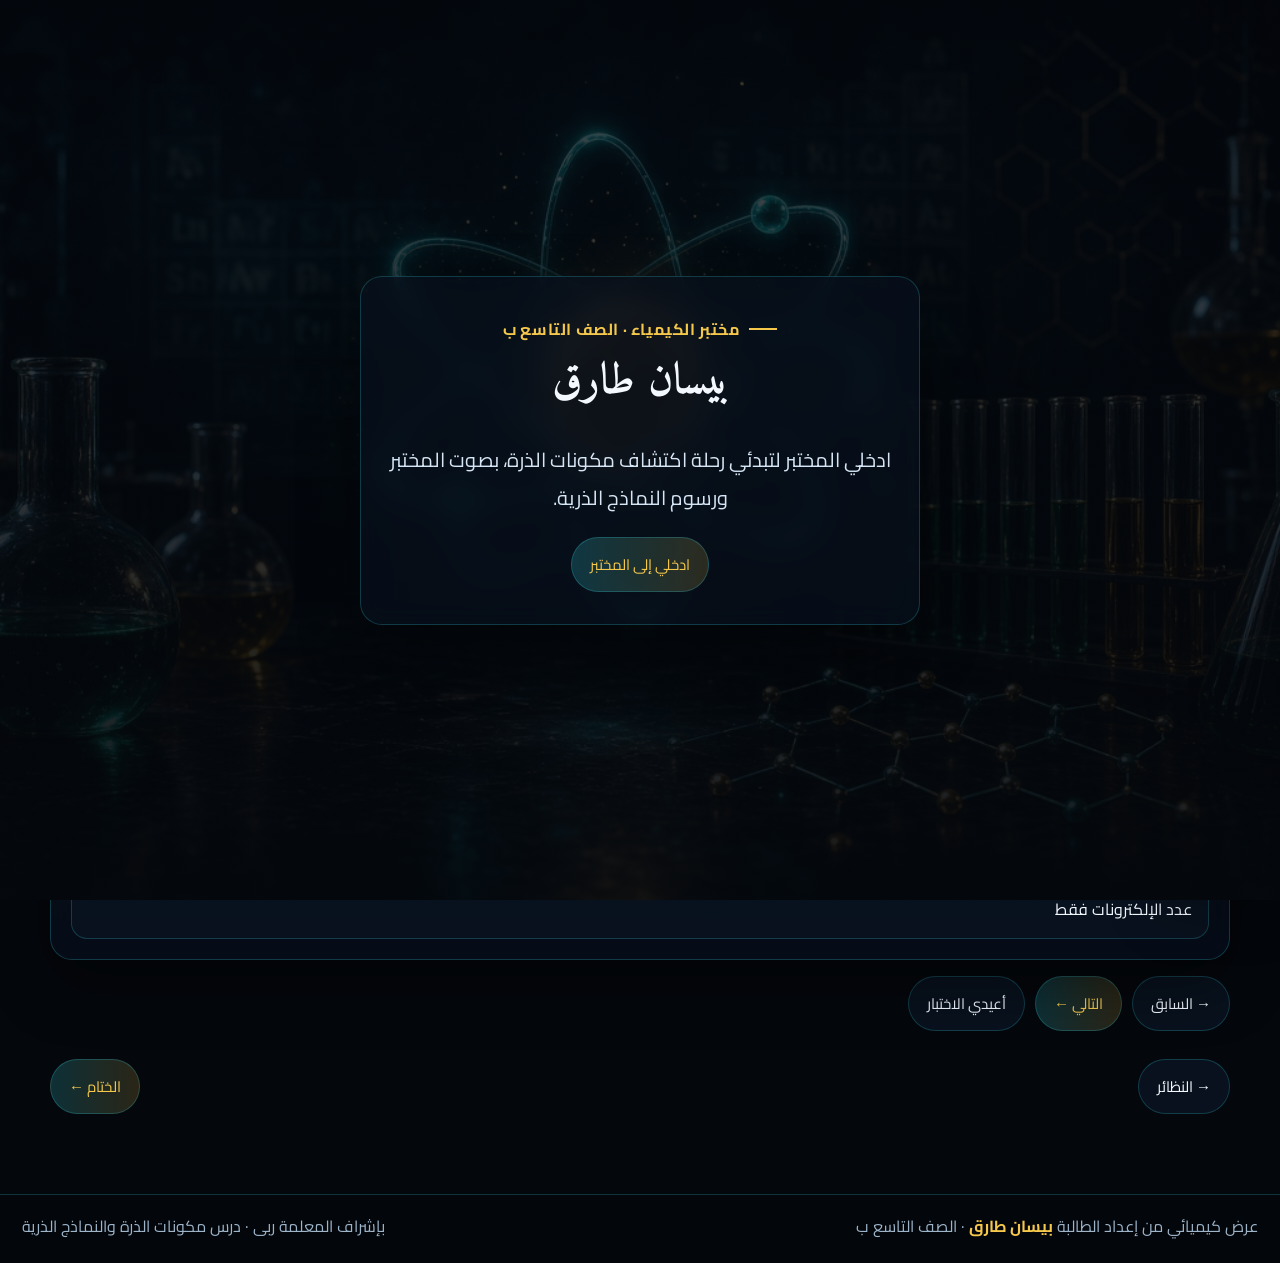
<file: quiz.html>
<!DOCTYPE html>
<html lang="ar" dir="rtl">
<head>
  <meta charset="UTF-8" />
  <meta name="viewport" content="width=device-width, initial-scale=1.0" />
  <title>اختبار تفاعلي | بيسان طارق</title>
  <link rel="icon" href="favicon.svg" />
  <link rel="preconnect" href="https://fonts.googleapis.com" />
  <link rel="preconnect" href="https://fonts.gstatic.com" crossorigin />
  <link href="https://fonts.googleapis.com/css2?family=Amiri:wght@700&family=Cairo:wght@400;600;700;800;900&display=swap" rel="stylesheet" />
  <link rel="stylesheet" href="css/style.css" />
</head>
<body data-page="quiz">
  <main class="stage">
    <div class="kicker">محطة التقويم · من محتوى العرض</div>
    <h1>اختبار مكونات الذرة</h1>
    <p class="lead">أجيبي عن الأسئلة بأنواعها المختلفة. كل اختيار يظهر فوراً إن كان صحيحاً أو خاطئاً، مع تلميح سريع من الدرس.</p>

    <div class="quiz-bar card">
      <div>
        <strong data-q-progress>السؤال 1 من 12</strong>
        <div class="quiz-meter"><b data-q-meter style="width:0%"></b></div>
      </div>
      <div class="quiz-score">النتيجة: <span data-q-score>0</span> / <span data-q-total>12</span></div>
    </div>

    <article class="card quiz-panel" data-quiz-root>
      <!-- يُملأ بالجافاسكربت -->
    </article>

    <div class="quiz-actions">
      <button class="btn" type="button" data-q-prev disabled>→ السابق</button>
      <button class="btn primary" type="button" data-q-next>التالي ←</button>
      <button class="btn" type="button" data-q-restart hidden>أعيدي الاختبار</button>
    </div>

    <div class="pager" data-pager></div>
  </main>
  <script src="js/app.js"></script>
  <script src="js/quiz.js"></script>
</body>
</html>
</file>
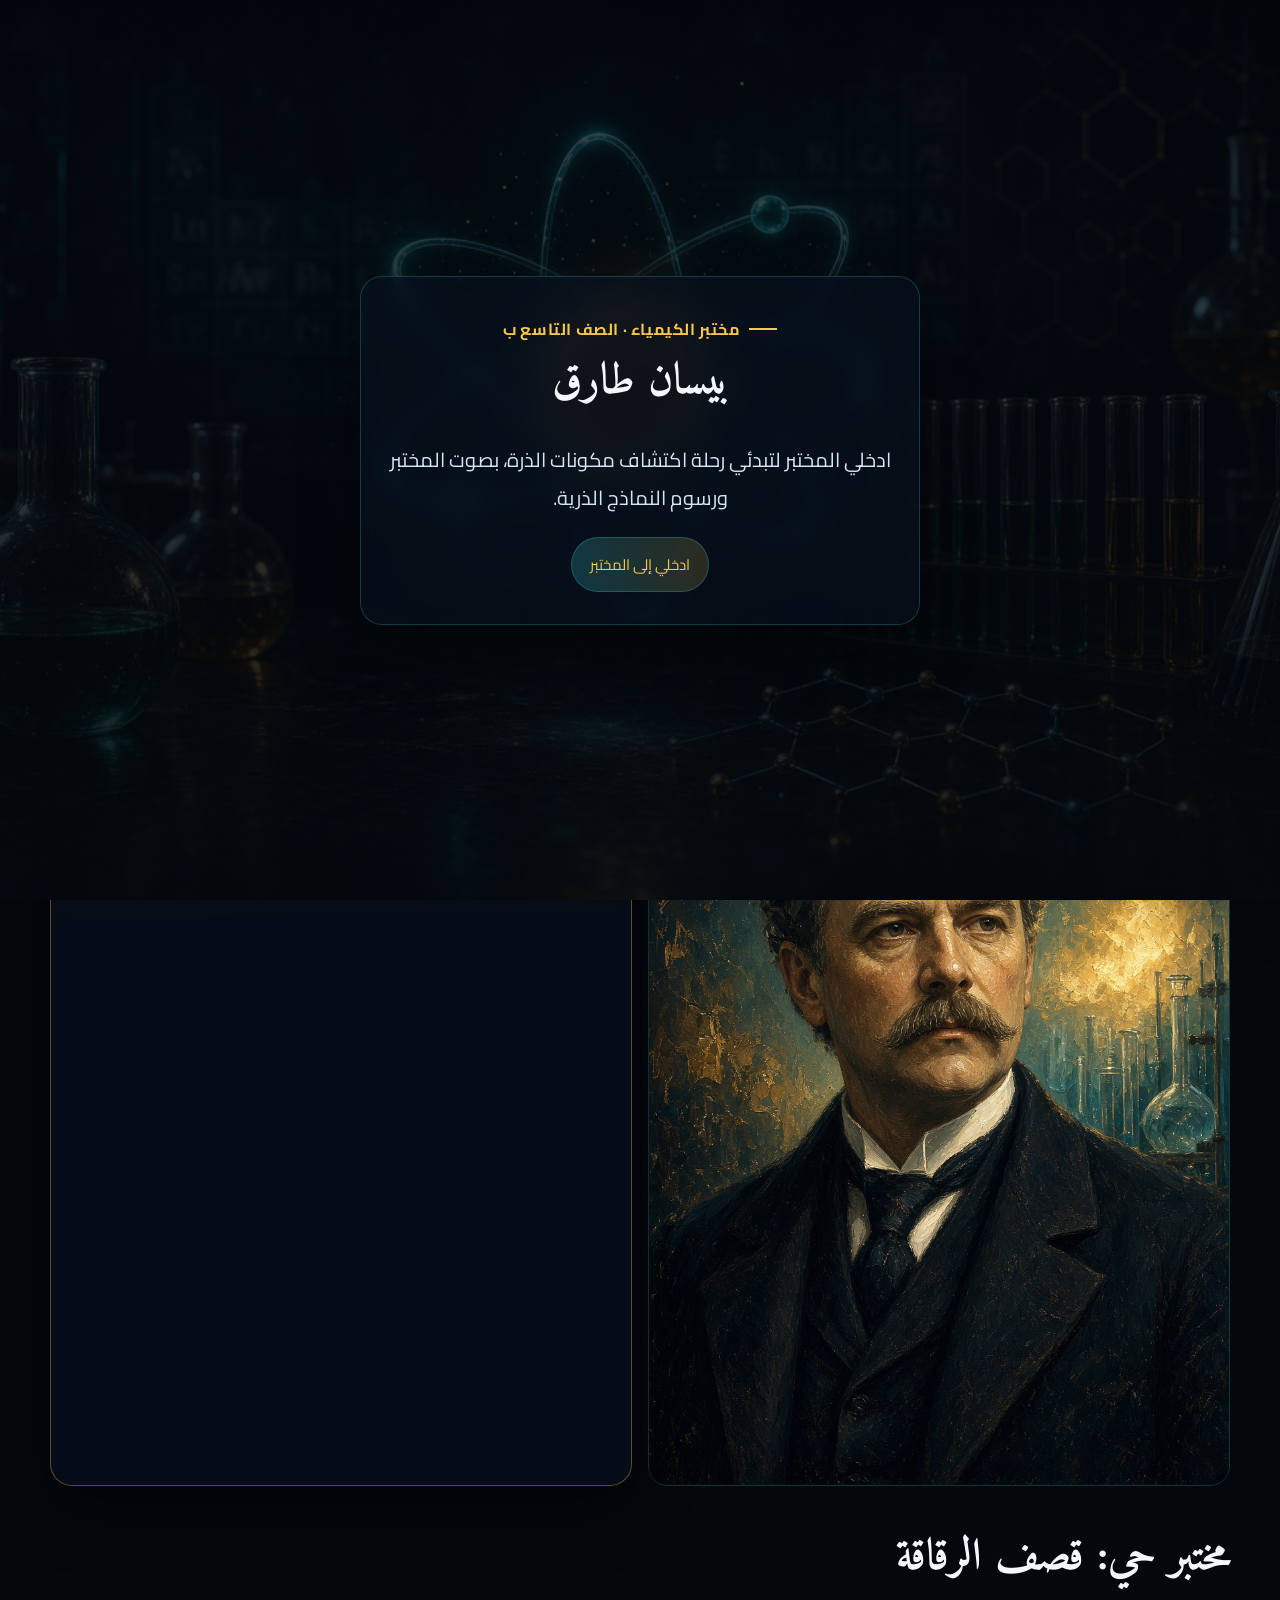
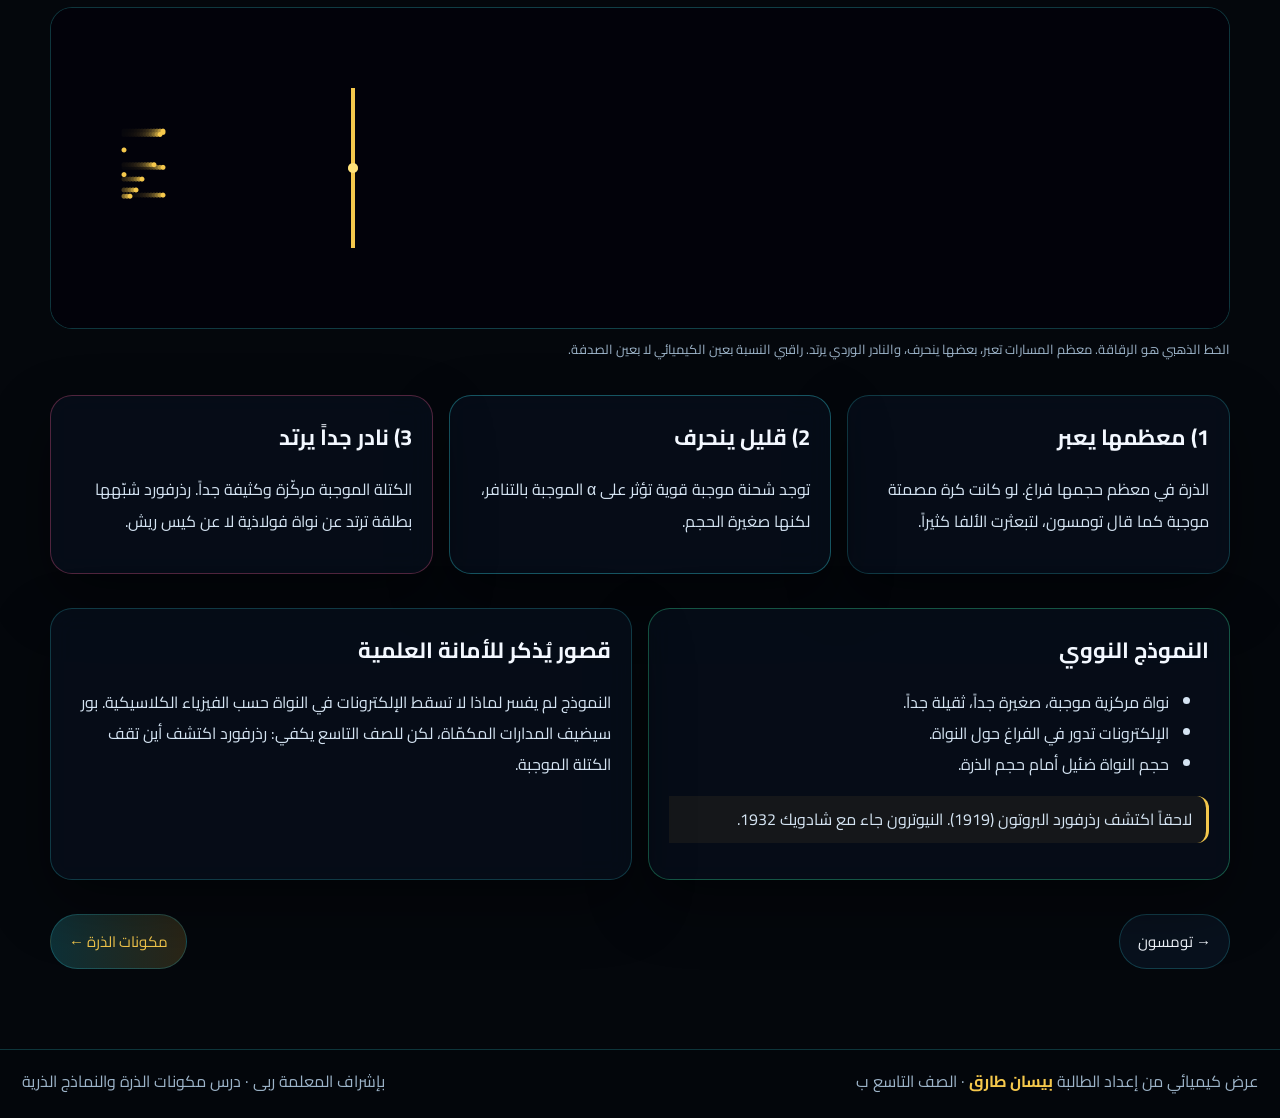
<file: rutherford.html>
<!DOCTYPE html>
<html lang="ar" dir="rtl">
<head>
  <meta charset="UTF-8" />
  <meta name="viewport" content="width=device-width, initial-scale=1.0" />
  <title>نموذج رذرفورد | بيسان طارق</title>
  <link rel="icon" href="favicon.svg" />
  <link rel="preconnect" href="https://fonts.googleapis.com" />
  <link rel="preconnect" href="https://fonts.gstatic.com" crossorigin />
  <link href="https://fonts.googleapis.com/css2?family=Amiri:wght@700&family=Cairo:wght@400;600;700;800;900&display=swap" rel="stylesheet" />
  <link rel="stylesheet" href="css/style.css" />
</head>
<body data-page="rutherford">
  <main class="stage">
    <section class="hero" style="min-height:56vh">
      <img src="img/rutherford-gold.png" alt="تجربة رقاقة الذهب وجسيمات ألفا" />
      <div class="hero-copy">
        <div class="kicker">1911 · تجربة رقاقة الذهب</div>
        <h1>رذرفورد والنموذج النووي</h1>
        <p class="lead">جسيمات ألفا الموجبة قُصفت على ذهب رقيق جداً. معظمها عبر، قليل انحرف، وأندرها ارتد. هذه الثلاثية هدمت حلوى تومسون وبنت النواة.</p>
      </div>
    </section>

    <section class="section grid-2">
      <div class="portrait"><img src="img/scientist-rutherford.png" alt="عالم من عصر رذرفورد" /></div>
      <article class="card gold">
        <h3>أدوات التجربة</h3>
        <ul>
          <li>مصدر مشع يطلق جسيمات ألفا الموجبة He²⁺.</li>
          <li>رقاقة ذهب سمكها ذرات قليلة.</li>
          <li>شاشة كبريتيد الزنك تومض عند الاصطدام.</li>
        </ul>
      </article>
    </section>

    <section class="section">
      <h2>مختبر حي: قصف الرقاقة</h2>
      <div class="demo"><canvas id="demo-gold"></canvas></div>
      <p class="caption">الخط الذهبي هو الرقاقة. معظم المسارات تعبر، بعضها ينحرف، والنادر الوردي يرتد. راقبي النسبة بعين الكيميائي لا بعين الصدفة.</p>
    </section>

    <section class="section grid-3">
      <article class="card">
        <h3>1) معظمها يعبر</h3>
        <p>الذرة في معظم حجمها فراغ. لو كانت كرة مصمتة موجبة كما قال تومسون، لتبعثرت الألفا كثيراً.</p>
      </article>
      <article class="card cyan">
        <h3>2) قليل ينحرف</h3>
        <p>توجد شحنة موجبة قوية تؤثر على α الموجبة بالتنافر، لكنها صغيرة الحجم.</p>
      </article>
      <article class="card pink">
        <h3>3) نادر جداً يرتد</h3>
        <p>الكتلة الموجبة مركّزة وكثيفة جداً. رذرفورد شبّهها بطلقة ترتد عن نواة فولاذية لا عن كيس ريش.</p>
      </article>
    </section>

    <section class="section grid-2">
      <article class="card green">
        <h3>النموذج النووي</h3>
        <ul>
          <li>نواة مركزية موجبة، صغيرة جداً، ثقيلة جداً.</li>
          <li>الإلكترونات تدور في الفراغ حول النواة.</li>
          <li>حجم النواة ضئيل أمام حجم الذرة.</li>
        </ul>
        <p class="note">لاحقاً اكتشف رذرفورد البروتون (1919). النيوترون جاء مع شادويك 1932.</p>
      </article>
      <article class="card">
        <h3>قصور يُذكر للأمانة العلمية</h3>
        <p>النموذج لم يفسر لماذا لا تسقط الإلكترونات في النواة حسب الفيزياء الكلاسيكية. بور سيضيف المدارات المكمّاة، لكن للصف التاسع يكفي: رذرفورد اكتشف أين تقف الكتلة الموجبة.</p>
      </article>
    </section>
    <div class="pager" data-pager></div>
  </main>
  <script src="js/app.js"></script>
</body>
</html>
</file>
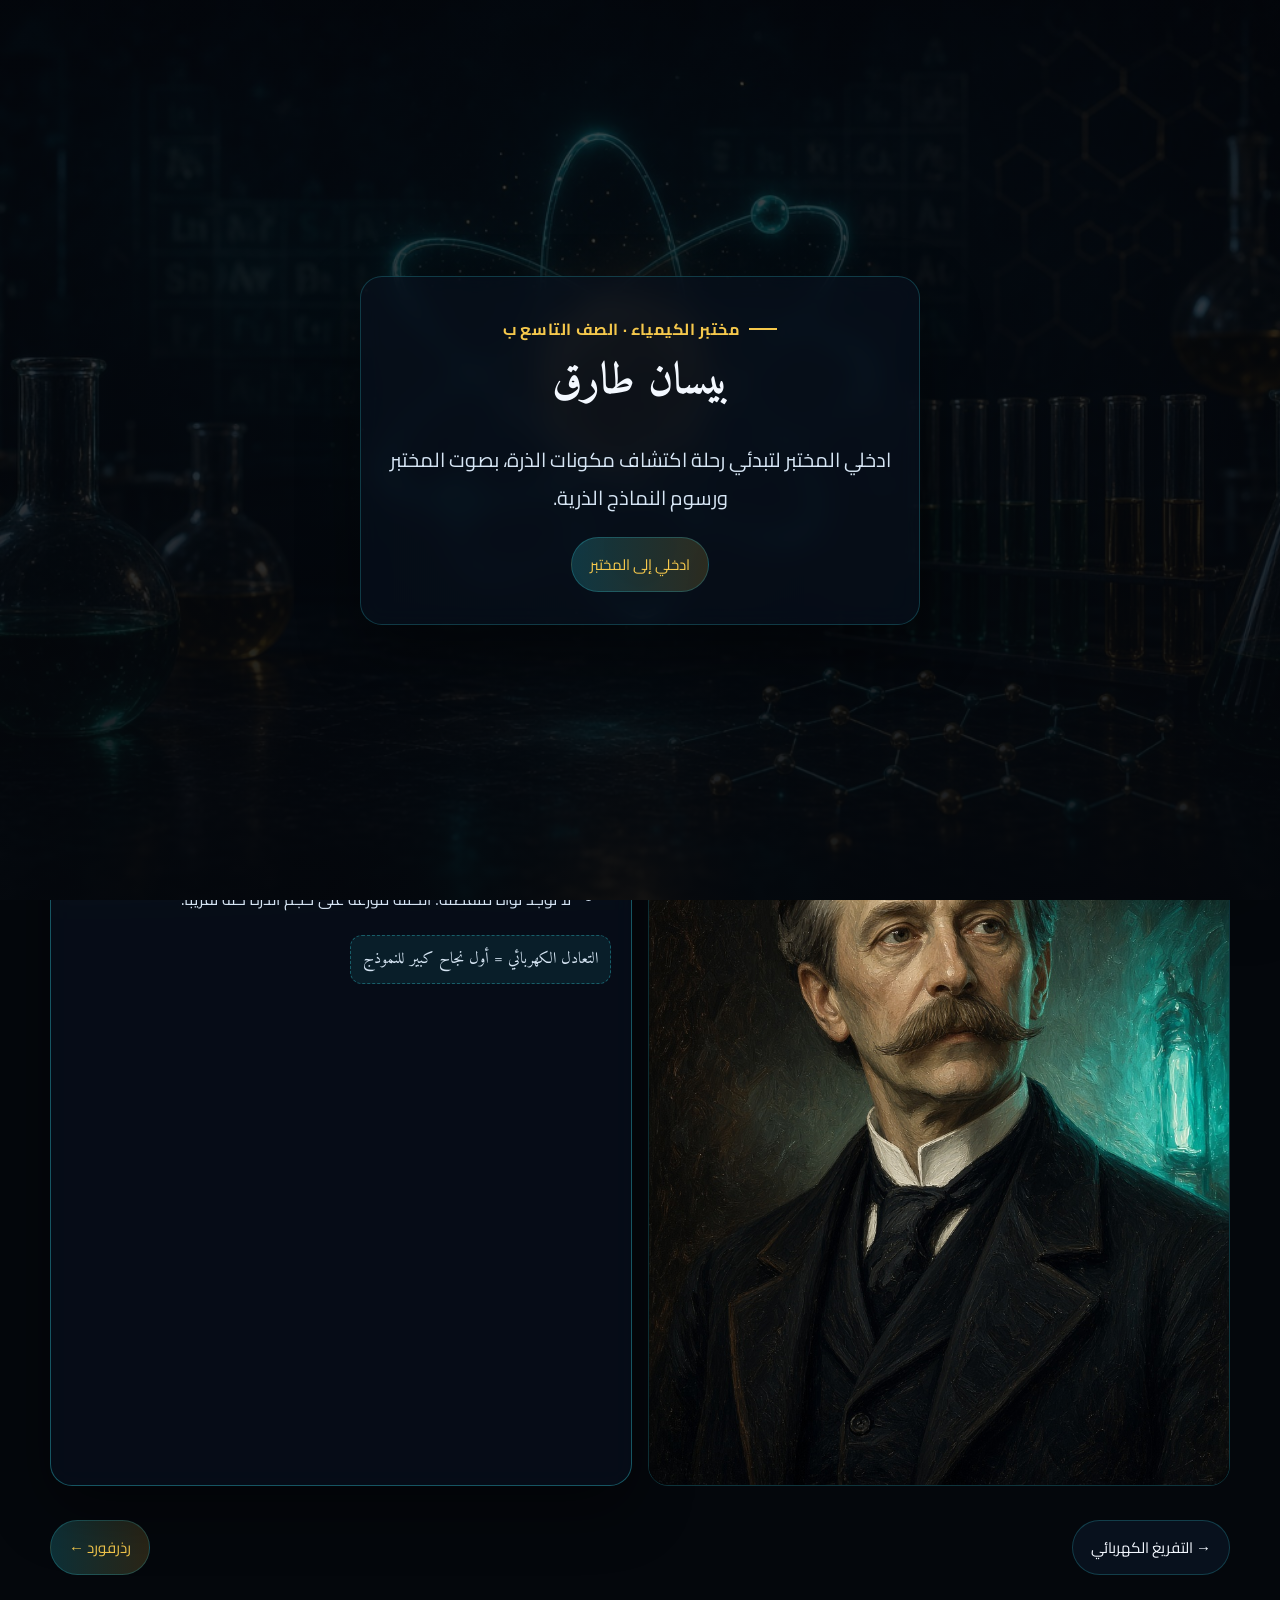
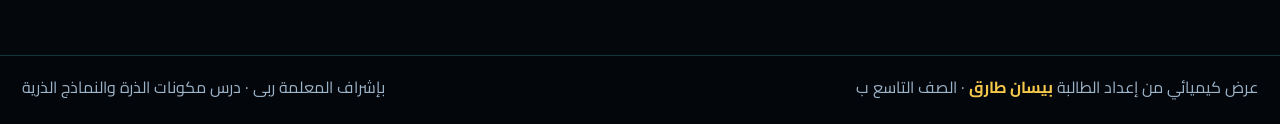
<file: thomson.html>
<!DOCTYPE html>
<html lang="ar" dir="rtl">
<head>
  <meta charset="UTF-8" />
  <meta name="viewport" content="width=device-width, initial-scale=1.0" />
  <title>نموذج تومسون | بيسان طارق</title>
  <link rel="icon" href="favicon.svg" />
  <link rel="preconnect" href="https://fonts.googleapis.com" />
  <link rel="preconnect" href="https://fonts.gstatic.com" crossorigin />
  <link href="https://fonts.googleapis.com/css2?family=Amiri:wght@700&family=Cairo:wght@400;600;700;800;900&display=swap" rel="stylesheet" />
  <link rel="stylesheet" href="css/style.css" />
</head>
<body data-page="thomson">
  <main class="stage">
    <section class="hero" style="min-height:56vh">
      <img src="img/thomson-model.png" alt="نموذج تومسون كرة موجبة وإلكترونات مغروسة" />
      <div class="hero-copy">
        <div class="kicker">1904 · نموذج الكرة الموجبة</div>
        <h1>تومسون ونموذج حلوى الزبيب</h1>
        <p class="lead">بعد اكتشاف الإلكترون، رسم تومسون الذرة ككرة من شحنة موجبة منتشرة، والإلكترونات السالبة مغروسة فيها كحبّات الزبيب في الحلوى.</p>
      </div>
    </section>

    <section class="section grid-2">
      <div class="portrait"><img src="img/scientist-thomson.png" alt="عالم من عصر تومسون" /></div>
      <article class="card cyan">
        <h3>فروض النموذج</h3>
        <ul>
          <li>الذرة كرة مملوءة بمادة موجبة الشحنة.</li>
          <li>الإلكترونات السالبة موزعة داخل هذه الكرة.</li>
          <li>مجموع الشحنات السالبة = مجموع الشحنة الموجبة، فالذرة متعادلة.</li>
          <li>لا توجد نواة منفصلة؛ الكتلة موزعة على حجم الذرة كله تقريباً.</li>
        </ul>
        <p class="formula">التعادل الكهربائي = أول نجاح كبير للنموذج</p>
      </article>
    </section>

    <div class="pager" data-pager></div>
  </main>
  <script src="js/app.js"></script>
</body>
</html>
</file>
<file: css/style.css>
:root {
  --bg: #04070c;
  --bg-2: #0a1422;
  --ink: #f3f8ff;
  --muted: #9db4c9;
  --cyan: #3cefff;
  --gold: #f5c84c;
  --emerald: #3dffb0;
  --magenta: #ff5d9a;
  --orange: #ff8a3d;
  --glass: rgba(7, 16, 28, 0.72);
  --line: rgba(60, 239, 255, 0.2);
  --shadow: 0 24px 60px rgba(0, 0, 0, 0.42);
  --font: "Cairo", "IBM Plex Sans Arabic", "Segoe UI", "Tahoma", sans-serif;
  --display: "Amiri", "Cairo", "Segoe UI", "Tahoma", serif;
}

* { box-sizing: border-box; }
html, body { margin: 0; min-height: 100%; direction: rtl; }
html { scroll-behavior: smooth; }

body {
  font-family: var(--font);
  color: var(--ink);
  background: var(--bg);
  overflow-x: hidden;
}

body::before {
  content: "";
  position: fixed;
  inset: 0;
  z-index: 0;
  pointer-events: none;
  background:
    radial-gradient(900px 520px at 85% -10%, rgba(60, 239, 255, 0.14), transparent 55%),
    radial-gradient(700px 480px at 0% 100%, rgba(245, 200, 76, 0.1), transparent 50%),
    radial-gradient(600px 400px at 50% 50%, rgba(61, 255, 176, 0.05), transparent 55%),
    url("../img/chem-texture.png") center / cover no-repeat;
  opacity: 0.55;
  mix-blend-mode: screen;
}

#lab-canvas {
  position: fixed;
  inset: 0;
  z-index: 1;
  pointer-events: none;
}

.hex-grid {
  position: fixed;
  inset: 0;
  z-index: 1;
  pointer-events: none;
  opacity: 0.12;
  background-image:
    linear-gradient(rgba(60, 239, 255, 0.18) 1px, transparent 1px),
    linear-gradient(90deg, rgba(60, 239, 255, 0.18) 1px, transparent 1px);
  background-size: 48px 48px;
  mask-image: radial-gradient(circle at 50% 40%, #000 30%, transparent 78%);
}

.formula-rain {
  position: fixed;
  inset: 0;
  z-index: 1;
  pointer-events: none;
  overflow: hidden;
}

.formula-rain span {
  position: absolute;
  color: rgba(60, 239, 255, 0.18);
  font-family: var(--display);
  font-size: 18px;
  white-space: nowrap;
  animation: drift 22s linear infinite;
}

@keyframes drift {
  0% { transform: translateY(110vh) rotate(-8deg); opacity: 0; }
  12% { opacity: 1; }
  100% { transform: translateY(-20vh) rotate(8deg); opacity: 0; }
}

.app-header, .app-nav, .app-footer, .stage, .gate, .watermark, .audio-dock {
  position: relative;
  z-index: 3;
}

.app-header {
  display: flex;
  align-items: center;
  justify-content: space-between;
  gap: 16px;
  padding: 14px 22px;
  border-bottom: 1px solid var(--line);
  background: rgba(4, 7, 12, 0.72);
  backdrop-filter: blur(16px);
  position: sticky;
  top: 0;
  z-index: 8;
}

.brand {
  display: flex;
  align-items: center;
  gap: 12px;
}

.atom-badge {
  width: 42px;
  height: 42px;
  border-radius: 50%;
  border: 1px solid rgba(60, 239, 255, 0.45);
  display: grid;
  place-items: center;
  position: relative;
  box-shadow: 0 0 18px rgba(60, 239, 255, 0.25);
}

.atom-badge i {
  width: 10px;
  height: 10px;
  border-radius: 50%;
  background: radial-gradient(circle at 35% 35%, #fff6c8, var(--gold));
  box-shadow: 0 0 10px var(--gold);
}

.atom-badge::after {
  content: "";
  position: absolute;
  inset: 6px;
  border: 1px solid rgba(60, 239, 255, 0.7);
  border-radius: 50%;
  border-left-color: transparent;
  animation: spin 4s linear infinite;
}

@keyframes spin { to { transform: rotate(360deg); } }

.brand strong {
  display: block;
  font-size: 15px;
  letter-spacing: 0.4px;
}

.brand small {
  color: var(--muted);
  font-size: 12px;
}

.meta-pill, .progress-pill {
  border: 1px solid var(--line);
  background: rgba(10, 20, 34, 0.7);
  border-radius: 999px;
  padding: 8px 14px;
  font-size: 13px;
  color: var(--gold);
}

.progress-track {
  width: 110px;
  height: 6px;
  border-radius: 99px;
  background: rgba(255, 255, 255, 0.08);
  overflow: hidden;
  display: inline-block;
  vertical-align: middle;
  margin-inline-start: 8px;
}

.progress-track b {
  display: block;
  height: 100%;
  width: 0;
  background: linear-gradient(90deg, var(--cyan), var(--gold));
}

.app-nav {
  display: flex;
  gap: 8px;
  overflow: auto;
  padding: 10px 16px;
  border-bottom: 1px solid rgba(60, 239, 255, 0.08);
  background: rgba(4, 7, 12, 0.45);
}

.app-nav a {
  flex: 0 0 auto;
  text-decoration: none;
  color: var(--muted);
  border: 1px solid transparent;
  border-radius: 999px;
  padding: 7px 12px;
  font-size: 13px;
  transition: 0.25s ease;
}

.app-nav a:hover,
.app-nav a.active {
  color: var(--ink);
  border-color: var(--line);
  background: rgba(60, 239, 255, 0.08);
}

.app-nav a.active { color: var(--cyan); }

.stage {
  width: min(1180px, calc(100% - 32px));
  margin: 24px auto 80px;
}

.hero {
  position: relative;
  min-height: 78vh;
  border-radius: 28px;
  overflow: hidden;
  border: 1px solid var(--line);
  box-shadow: var(--shadow);
  display: grid;
  align-items: end;
}

.hero img {
  position: absolute;
  inset: 0;
  width: 100%;
  height: 100%;
  object-fit: cover;
  transform: scale(1.04);
}

.hero::after {
  content: "";
  position: absolute;
  inset: 0;
  background: linear-gradient(180deg, rgba(4, 7, 12, 0.15) 10%, rgba(4, 7, 12, 0.88) 78%);
}

.hero-copy {
  position: relative;
  z-index: 2;
  padding: 36px;
}

.kicker {
  display: inline-flex;
  gap: 8px;
  align-items: center;
  color: var(--gold);
  font-weight: 700;
  letter-spacing: 0.6px;
}

.kicker::before {
  content: "";
  width: 28px;
  height: 2px;
  background: var(--gold);
}

h1, h2, h3 { margin: 0 0 10px; }
h1 {
  font-family: var(--display);
  font-size: clamp(42px, 7vw, 78px);
  line-height: 1.15;
}
h2 {
  font-family: var(--display);
  font-size: clamp(28px, 4vw, 44px);
}
h3 { font-size: 22px; }

.lead {
  font-size: 20px;
  line-height: 1.9;
  color: #d7e6f5;
  max-width: 740px;
}

.byline {
  margin-top: 18px;
  display: flex;
  flex-wrap: wrap;
  gap: 10px;
}

.chip {
  border: 1px solid var(--line);
  background: rgba(7, 16, 28, 0.65);
  border-radius: 999px;
  padding: 8px 14px;
  font-size: 14px;
}

.chip.gold { color: var(--gold); border-color: rgba(245, 200, 76, 0.35); }
.chip.cyan { color: var(--cyan); }
.chip.green { color: var(--emerald); }

.section { margin: 34px 0; }

.grid-2, .grid-3, .grid-4 {
  display: grid;
  gap: 16px;
}

.grid-2 { grid-template-columns: repeat(2, 1fr); }
.grid-3 { grid-template-columns: repeat(3, 1fr); }
.grid-4 { grid-template-columns: repeat(4, 1fr); }

.card, .glass {
  background: var(--glass);
  border: 1px solid var(--line);
  border-radius: 22px;
  padding: 20px;
  box-shadow: var(--shadow);
  backdrop-filter: blur(12px);
}

.card p, .note, li { line-height: 1.95; color: #d5e4f3; }

.card.gold { border-color: rgba(245, 200, 76, 0.35); }
.card.cyan { border-color: rgba(60, 239, 255, 0.32); }
.card.green { border-color: rgba(61, 255, 176, 0.3); }
.card.pink { border-color: rgba(255, 93, 154, 0.3); }

.num {
  width: 42px;
  height: 42px;
  border-radius: 12px;
  display: grid;
  place-items: center;
  font-weight: 800;
  background: rgba(60, 239, 255, 0.1);
  color: var(--cyan);
  margin-bottom: 12px;
}

.portrait {
  border-radius: 20px;
  overflow: hidden;
  border: 1px solid var(--line);
  min-height: 280px;
  position: relative;
}

.portrait img {
  width: 100%;
  height: 100%;
  object-fit: cover;
  display: block;
}

.shot {
  width: 100%;
  border-radius: 22px;
  border: 1px solid var(--line);
  display: block;
  box-shadow: var(--shadow);
}

.caption {
  color: var(--muted);
  font-size: 13px;
  margin-top: 8px;
}

.timeline {
  position: relative;
  display: grid;
  gap: 14px;
}

.timeline::before {
  content: "";
  position: absolute;
  right: 18px;
  top: 0;
  bottom: 0;
  width: 2px;
  background: linear-gradient(var(--cyan), var(--gold), var(--emerald));
}

.t-item {
  display: grid;
  grid-template-columns: 86px 1fr;
  gap: 16px;
  background: var(--glass);
  border: 1px solid var(--line);
  border-radius: 18px;
  padding: 16px;
}

.year {
  color: var(--gold);
  font-weight: 800;
  font-size: 20px;
}

.formula {
  font-family: var(--display);
  color: var(--cyan);
  background: rgba(60, 239, 255, 0.08);
  border: 1px dashed rgba(60, 239, 255, 0.3);
  border-radius: 12px;
  padding: 8px 12px;
  display: inline-block;
  margin: 4px 0;
}

.compare {
  width: 100%;
  border-collapse: collapse;
  overflow: hidden;
  border-radius: 18px;
}

.compare th, .compare td {
  border: 1px solid var(--line);
  padding: 12px 10px;
  text-align: right;
  background: rgba(7, 16, 28, 0.7);
}

.compare th {
  background: rgba(60, 239, 255, 0.1);
  color: var(--gold);
}

.pager {
  display: flex;
  justify-content: space-between;
  gap: 12px;
  margin-top: 28px;
}

.btn {
  appearance: none;
  border: 1px solid var(--line);
  background: rgba(10, 20, 34, 0.8);
  color: var(--ink);
  border-radius: 999px;
  padding: 12px 18px;
  font-family: inherit;
  font-size: 15px;
  cursor: pointer;
  text-decoration: none;
  display: inline-flex;
  align-items: center;
  gap: 8px;
  transition: 0.2s ease;
}

.btn:hover { transform: translateY(-1px); border-color: var(--cyan); color: var(--cyan); }
.btn.primary {
  background: linear-gradient(90deg, rgba(60, 239, 255, 0.18), rgba(245, 200, 76, 0.16));
  color: var(--gold);
}

.watermark {
  position: fixed;
  inset-inline-end: 18px;
  bottom: 56px;
  z-index: 6;
  writing-mode: vertical-rl;
  transform: rotate(180deg);
  color: rgba(245, 200, 76, 0.55);
  letter-spacing: 3px;
  font-weight: 800;
  font-size: 13px;
  pointer-events: none;
}

.app-footer {
  border-top: 1px solid var(--line);
  padding: 16px 22px 22px;
  color: var(--muted);
  display: flex;
  justify-content: space-between;
  gap: 12px;
  flex-wrap: wrap;
  background: rgba(4, 7, 12, 0.8);
}

.audio-dock {
  position: fixed;
  inset-inline-start: 16px;
  bottom: 16px;
  z-index: 9;
  display: flex;
  gap: 8px;
}

.audio-dock button {
  width: 46px;
  height: 46px;
  border-radius: 50%;
  border: 1px solid var(--line);
  background: rgba(7, 16, 28, 0.85);
  color: var(--cyan);
  cursor: pointer;
  box-shadow: var(--shadow);
}

.gate {
  position: fixed;
  inset: 0;
  z-index: 20;
  display: grid;
  place-items: center;
  background:
    linear-gradient(180deg, rgba(4, 7, 12, 0.72), rgba(4, 7, 12, 0.92)),
    url("../img/hero-atom-lab.png") center / cover;
}

.gate-box {
  width: min(560px, calc(100% - 32px));
  text-align: center;
  padding: 32px 24px;
}

.demo {
  min-height: 320px;
  border-radius: 22px;
  border: 1px solid var(--line);
  background: radial-gradient(circle at 50% 40%, rgba(60, 239, 255, 0.08), rgba(4, 7, 12, 0.9));
  position: relative;
  overflow: hidden;
}

.demo canvas { width: 100%; height: 320px; display: block; }

.controls {
  display: flex;
  flex-wrap: wrap;
  gap: 8px;
  margin-top: 12px;
}

.map-card {
  text-decoration: none;
  color: inherit;
  display: block;
  transition: 0.25s ease;
}

.map-card:hover { transform: translateY(-4px); border-color: var(--cyan); }

.particle-card {
  text-align: center;
  padding: 22px 14px;
}

.ball {
  width: 74px;
  height: 74px;
  border-radius: 50%;
  margin: 0 auto 12px;
  display: grid;
  place-items: center;
  font-weight: 900;
  font-size: 28px;
}

.ball.e { background: radial-gradient(circle at 30% 30%, #9ff7ff, #0aa8c2); box-shadow: 0 0 24px rgba(60, 239, 255, 0.55); color: #042028; }
.ball.p { background: radial-gradient(circle at 30% 30%, #ffe7a3, #d89b12); box-shadow: 0 0 24px rgba(245, 200, 76, 0.5); color: #3a2a00; }
.ball.n { background: radial-gradient(circle at 30% 30%, #d7e7ff, #7f93b0); box-shadow: 0 0 24px rgba(180, 200, 230, 0.4); color: #1b2430; }

.note {
  border-right: 3px solid var(--gold);
  padding: 8px 14px;
  background: rgba(245, 200, 76, 0.06);
  border-radius: 0 12px 12px 0;
}

.teacher {
  background:
    linear-gradient(180deg, rgba(245, 200, 76, 0.08), rgba(60, 239, 255, 0.05)),
    var(--glass);
}

.iso-switch .iso-atom { min-height: 240px; }

.hidden { display: none !important; }

/* —— اختبار تفاعلي —— */
.quiz-bar {
  display: flex;
  justify-content: space-between;
  align-items: center;
  gap: 16px;
  flex-wrap: wrap;
  margin: 18px 0;
}

.quiz-meter {
  width: min(320px, 70vw);
  height: 8px;
  border-radius: 99px;
  background: rgba(255, 255, 255, 0.08);
  overflow: hidden;
  margin-top: 8px;
}

.quiz-meter b {
  display: block;
  height: 100%;
  background: linear-gradient(90deg, var(--cyan), var(--gold));
  transition: width 0.35s ease;
}

.quiz-score {
  color: var(--gold);
  font-weight: 800;
  font-size: 18px;
}

.quiz-panel { min-height: 320px; }

.quiz-tag {
  display: inline-block;
  color: var(--cyan);
  border: 1px solid var(--line);
  border-radius: 999px;
  padding: 6px 12px;
  font-size: 13px;
  margin-bottom: 12px;
}

.quiz-q {
  font-family: var(--display);
  font-size: clamp(22px, 3.4vw, 34px);
  margin-bottom: 18px;
}

.quiz-choices {
  display: grid;
  gap: 10px;
}

.quiz-tf {
  grid-template-columns: 1fr 1fr;
}

.quiz-choice {
  appearance: none;
  width: 100%;
  text-align: right;
  border: 1px solid var(--line);
  background: rgba(10, 20, 34, 0.72);
  color: var(--ink);
  border-radius: 16px;
  padding: 14px 16px;
  font-family: inherit;
  font-size: 16px;
  cursor: pointer;
  transition: 0.2s ease;
}

.quiz-choice:hover:not(:disabled) {
  border-color: var(--cyan);
  transform: translateY(-1px);
}

.quiz-choice.is-selected {
  border-color: var(--gold);
  box-shadow: 0 0 0 1px rgba(245, 200, 76, 0.35);
}

.quiz-choice.is-correct {
  border-color: rgba(61, 255, 176, 0.7);
  background: rgba(61, 255, 176, 0.12);
  color: var(--emerald);
}

.quiz-choice.is-wrong {
  border-color: rgba(255, 93, 154, 0.7);
  background: rgba(255, 93, 154, 0.12);
  color: #ffb0cb;
}

.quiz-choice:disabled { cursor: default; opacity: 0.95; }

.quiz-fill {
  display: flex;
  gap: 10px;
  flex-wrap: wrap;
}

.quiz-fill input {
  flex: 1;
  min-width: 220px;
  border: 1px solid var(--line);
  background: rgba(10, 20, 34, 0.8);
  color: var(--ink);
  border-radius: 14px;
  padding: 12px 14px;
  font-family: inherit;
  font-size: 16px;
}

.quiz-order { display: grid; gap: 10px; margin-bottom: 10px; }

.quiz-feedback {
  margin-top: 16px;
  border-radius: 14px;
  padding: 12px 14px;
  line-height: 1.8;
}

.quiz-feedback.ok {
  background: rgba(61, 255, 176, 0.1);
  border: 1px solid rgba(61, 255, 176, 0.35);
  color: #b9ffe0;
}

.quiz-feedback.bad {
  background: rgba(255, 93, 154, 0.1);
  border: 1px solid rgba(255, 93, 154, 0.35);
  color: #ffd0e0;
}

.quiz-actions {
  display: flex;
  gap: 10px;
  flex-wrap: wrap;
  margin: 16px 0 8px;
}

@media (max-width: 900px) {
  .grid-2, .grid-3, .grid-4 { grid-template-columns: 1fr; }
  .hero { min-height: 70vh; }
  .t-item { grid-template-columns: 1fr; }
  .timeline::before { display: none; }
  .app-header { flex-wrap: wrap; }
  .watermark { display: none; }
  .quiz-tf { grid-template-columns: 1fr; }
}
</file>
